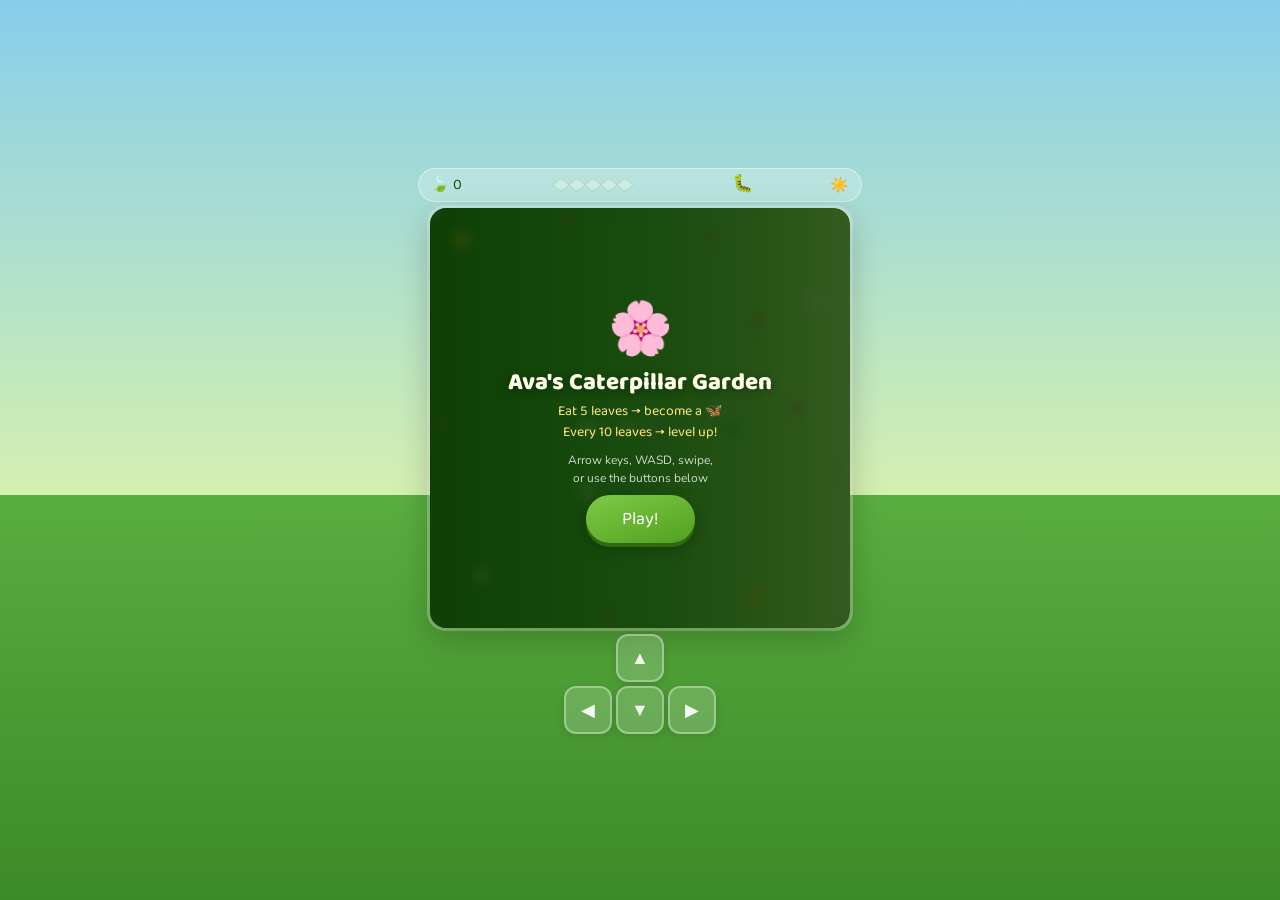
<file: avas-caterpillar-garden-website.html>
<!DOCTYPE html>
<html lang="en">
<head>
<meta charset="UTF-8">
<meta name="viewport" content="width=device-width, initial-scale=1.0, maximum-scale=1.0, user-scalable=no">
<title>🌸 Ava's Caterpillar Garden</title>
<link href="https://fonts.googleapis.com/css2?family=Baloo+2:wght@700;800&family=Nunito:wght@600;700&display=swap" rel="stylesheet">
<style>
  * { margin:0; padding:0; box-sizing:border-box; -webkit-tap-highlight-color:transparent; }

  html, body {
    width:100%; height:100%;
    background: linear-gradient(180deg, #87ceeb 0%, #d4f0b0 55%, #5aad3f 55%, #3d8a28 100%);
    transition: background 5s ease;
    display:flex; flex-direction:column;
    align-items:center; justify-content:center;
    font-family: 'Nunito', sans-serif;
    overflow: hidden; touch-action: none;
  }

  .cloud {
    position: absolute; z-index: 0;
    border-radius: 50px;
    pointer-events: none;
    transition: background 4s ease;
  }
  .cloud::before, .cloud::after { content:''; position:absolute; background:inherit; border-radius:50%; }
  .cloud-1 { width:90px; height:30px; top:4%;  left:-100px; background:rgba(255,255,255,0.75); animation:drift 26s linear infinite; }
  .cloud-1::before { width:44px; height:44px; top:-20px; left:14px; }
  .cloud-1::after  { width:32px; height:32px; top:-14px; left:42px; }
  .cloud-2 { width:65px; height:23px; top:12%; left:-80px;  background:rgba(255,255,255,0.6);  animation:drift 36s linear 10s infinite; }
  .cloud-2::before { width:30px; height:30px; top:-14px; left:10px; }
  .cloud-2::after  { width:24px; height:24px; top:-11px; left:30px; }
  .cloud-3 { width:110px; height:36px; top:2%; left:-120px; background:rgba(255,255,255,0.5); animation:drift 44s linear 6s infinite; }
  .cloud-3::before { width:54px; height:54px; top:-24px; left:18px; }
  .cloud-3::after  { width:38px; height:38px; top:-18px; left:56px; }
  @keyframes drift { from{transform:translateX(0)} to{transform:translateX(calc(100vw + 150px))} }

  #wrap {
    position: relative; z-index: 1;
    display:flex; flex-direction:column; align-items:center;
    width:100%; max-width:460px;
    padding:6px 8px 4px; gap:6px;
  }

  #hud {
    width:100%; display:flex; align-items:center;
    justify-content:space-between;
    background:rgba(255,255,255,0.22); backdrop-filter:blur(12px);
    border:1.5px solid rgba(255,255,255,0.45);
    border-radius:20px; padding:4px 12px;
  }
  #score-label { font-family:'Baloo 2',cursive; font-size:15px; color:#1e4d08; min-width:50px; }
  #pips { display:flex; gap:4px; align-items:center; flex-wrap:wrap; justify-content:center; max-width:150px; }
  .pip {
    width:12px; height:12px;
    background:rgba(255,255,255,0.3);
    border-radius:50% 0 50% 0; transform:rotate(45deg);
    border:1.5px solid rgba(100,200,100,0.35);
    transition:background .25s, box-shadow .25s;
  }
  .pip.mini { width:9px; height:9px; }
  .pip.on { background:#4dbe52; border-color:#2e8b35; box-shadow:0 0 5px rgba(77,190,82,0.75); }
  #mode-badge {
    font-family:'Baloo 2',cursive; font-size:12px;
    color:#1e4d08; text-align:right; min-width:48px;
    display:flex; flex-direction:column; align-items:flex-end; line-height:1.2;
  }
  #mode-icon  { font-size:17px; }
  #level-text { font-size:10px; color:#2e6b0e; font-weight:700; }
  #weather-icon { font-size:15px; margin-left:3px; }

  #frame {
    position:relative; border-radius:16px; overflow:hidden;
    box-shadow:0 2px 0 rgba(255,255,255,0.6) inset,
               0 10px 32px rgba(0,0,0,0.22), 0 0 0 3px rgba(255,255,255,0.3);
  }
  canvas { display:block; }

  .overlay {
    position:absolute; inset:0;
    display:flex; flex-direction:column;
    align-items:center; justify-content:center;
    background:rgba(12,50,5,0.78); backdrop-filter:blur(6px);
    gap:4px; padding:16px;
  }
  .overlay .ov-emoji { font-size:52px; margin-bottom:2px; }
  .overlay h1 {
    font-family:'Baloo 2',cursive; font-size:24px; font-weight:800;
    color:#fffde7; text-align:center;
    text-shadow:0 2px 8px rgba(0,0,0,0.4); line-height:1.1;
  }
  .overlay .sub { font-family:'Baloo 2',cursive; color:#ffe57f; font-size:14px; margin:1px 0 4px; text-align:center; }
  .overlay p { color:rgba(255,255,255,0.8); font-size:12px; text-align:center; line-height:1.5; }
  .btn {
    background:linear-gradient(160deg,#7cca44,#52a020);
    color:white; font-family:'Baloo 2',cursive; font-size:18px;
    border:none; padding:10px 36px; border-radius:50px; cursor:pointer;
    box-shadow:0 4px 0 #2e6b0e, 0 5px 14px rgba(0,0,0,0.25);
    transition:transform .08s, box-shadow .08s; margin-top:4px;
  }
  .btn:active { transform:translateY(3px); box-shadow:0 1px 0 #2e6b0e, 0 2px 6px rgba(0,0,0,.2); }

  #xform {
    position:absolute; inset:0; display:none;
    flex-direction:column; align-items:center; justify-content:center;
    gap:8px; pointer-events:none;
  }
  #xform.show { display:flex; animation:xbg 2.4s ease forwards; }
  @keyframes xbg {
    0%   { background:rgba(255,220,50,0); }
    20%  { background:rgba(255,220,50,0.55); }
    80%  { background:rgba(255,220,50,0.4); }
    100% { background:rgba(255,220,50,0); }
  }
  #xform-emoji {
    font-size:72px; display:block;
    animation:spinpop 1.8s ease-out forwards;
    filter:drop-shadow(0 0 22px rgba(255,210,0,0.95));
  }
  @keyframes spinpop {
    0%   { transform:scale(0.1) rotate(-200deg); opacity:0; }
    50%  { transform:scale(1.45) rotate(15deg); opacity:1; }
    70%  { transform:scale(0.88) rotate(-6deg); }
    85%  { transform:scale(1.12) rotate(3deg); }
    100% { transform:scale(1) rotate(0deg); }
  }
  #xform-label {
    font-family:'Baloo 2',cursive; font-size:24px; color:white;
    text-shadow:0 0 18px rgba(255,210,50,1), 0 2px 6px rgba(0,0,0,0.4);
    animation:lpulse .5s ease-in-out infinite alternate;
  }
  #xform-sub {
    font-family:'Baloo 2',cursive; font-size:15px;
    color:rgba(255,255,200,0.92);
    text-shadow:0 1px 6px rgba(0,0,0,0.4);
  }
  @keyframes lpulse { from{transform:scale(.96)} to{transform:scale(1.04)} }

  #dpad {
    display:grid; grid-template-columns:repeat(3,48px);
    grid-template-rows:repeat(2,48px); gap:4px;
  }
  .dpbtn {
    background:rgba(255,255,255,0.18); backdrop-filter:blur(8px);
    border:2px solid rgba(255,255,255,0.35); border-radius:12px;
    color:rgba(255,255,255,0.92); font-size:18px; cursor:pointer;
    display:flex; align-items:center; justify-content:center;
    user-select:none; transition:background .1s, transform .08s;
    box-shadow:0 2px 8px rgba(0,0,0,0.12);
  }
  .dpbtn:active { background:rgba(255,255,255,0.4); transform:scale(0.91); }
  #bu{grid-column:2;grid-row:1} #bl{grid-column:1;grid-row:2}
  #bd{grid-column:2;grid-row:2} #br{grid-column:3;grid-row:2}
</style>
</head>
<body>
<div class="cloud cloud-1"></div>
<div class="cloud cloud-2"></div>
<div class="cloud cloud-3"></div>

<div id="wrap">
  <div id="hud">
    <div id="score-label">🍃 <span id="score">0</span></div>
    <div id="pips"></div>
    <div id="mode-badge">
      <span id="mode-icon">🐛</span>
      <span id="level-text"></span>
    </div>
    <span id="weather-icon">☀️</span>
  </div>

  <div id="frame">
    <canvas id="c"></canvas>

    <div class="overlay" id="ov-start">
      <div class="ov-emoji">🌸</div>
      <h1>Ava's Caterpillar Garden</h1>
      <p class="sub">Eat 5 leaves → become a 🦋<br>Every 10 leaves → level up!</p>
      <p>Arrow keys, WASD, swipe,<br>or use the buttons below</p>
      <button class="btn" id="startBtn">Play!</button>
    </div>

    <div class="overlay" id="ov-dead" style="display:none">
      <div class="ov-emoji" id="dead-emoji">😵</div>
      <h1 id="dead-title">Game Over!</h1>
      <div class="sub">🍃 <span id="dead-score">0</span> leaves eaten</div>
      <p id="dead-msg"></p>
      <button class="btn" id="restartBtn">Try Again!</button>
    </div>

    <div id="xform">
      <span id="xform-emoji">🦋</span>
      <div id="xform-label">You're a Butterfly!</div>
      <div id="xform-sub">Level 1 — Monarch</div>
    </div>
  </div>

  <div id="dpad">
    <button class="dpbtn" id="bu">▲</button>
    <button class="dpbtn" id="bl">◀</button>
    <button class="dpbtn" id="bd">▼</button>
    <button class="dpbtn" id="br">▶</button>
  </div>
</div>

<script>
const canvas = document.getElementById('c');
const ctx    = canvas.getContext('2d');
const frame  = document.getElementById('frame');
const GRID   = 20;
let CELL     = 20;

function sizeCanvas() {
  const avW = window.innerWidth  - 20;
  const avH = window.innerHeight - 160;
  const sz  = Math.max(Math.min(avW, avH, 420), 240);
  CELL = Math.floor(sz / GRID);
  canvas.width  = CELL * GRID;
  canvas.height = CELL * GRID;
  frame.style.width  = canvas.width  + 'px';
  frame.style.height = canvas.height + 'px';
}
sizeCanvas();
window.addEventListener('resize', sizeCanvas);

// ── Butterfly palettes ──
const BFLY = [
  null,
  { name:'Monarch',    u1:[255,145,0],  u2:[210,70,0],   l1:[255,190,0],  l2:[185,95,0],   body:'#3e2723', glow:'rgba(255,165,0,0.8)'   },
  { name:'Morpho',     u1:[20,140,255], u2:[0,70,210],   l1:[100,210,255],l2:[0,90,190],   body:'#0d1b4b', glow:'rgba(30,160,255,0.8)'  },
  { name:'Swallowtail',u1:[200,50,230], u2:[140,0,185],  l1:[255,160,230],l2:[170,0,145],  body:'#2d0040', glow:'rgba(200,80,240,0.8)'  },
  { name:'Emerald',    u1:[0,195,100],  u2:[0,130,55],   l1:[120,255,160],l2:[0,110,55],   body:'#0d2b1a', glow:'rgba(0,210,110,0.8)'   },
  { name:'Crimson',    u1:[230,30,30],  u2:[170,0,0],    l1:[255,130,130],l2:[195,45,45],  body:'#2d0000', glow:'rgba(240,50,50,0.8)'   },
  { name:'Celestial',  u1:[180,120,255],u2:[100,0,220],  l1:[230,200,255],l2:[130,60,200], body:'#16003a', glow:'rgba(180,130,255,0.8)' },
];
function getPalette(lvl){ return BFLY[Math.min(lvl, BFLY.length-1)] || BFLY[1]; }

// ── Flowers ──
const FLOWER_DEFS = [
  {gx:1, gy:1,  type:'sunflower'}, {gx:6,  gy:0,  type:'rose'},
  {gx:13,gy:1,  type:'tulip'},     {gx:18, gy:4,  type:'daisy'},
  {gx:19,gy:12, type:'lavender'},  {gx:15, gy:18, type:'sunflower'},
  {gx:8, gy:19, type:'rose'},      {gx:2,  gy:17, type:'daisy'},
  {gx:0, gy:10, type:'tulip'},     {gx:4,  gy:6,  type:'lavender'},
  {gx:17,gy:9,  type:'rose'},      {gx:11, gy:14, type:'sunflower'},
  {gx:7, gy:13, type:'daisy'},     {gx:15, gy:5,  type:'tulip'},
];

// ── Weather ──
const WEATHERS = ['sunny','cloudy','rainy'];
const W_DUR    = { sunny:20000, cloudy:13000, rainy:15000 };
const W_ICONS  = { sunny:'☀️', cloudy:'🌥️', rainy:'🌧️' };
const W_BG = {
  sunny:  'linear-gradient(180deg,#87ceeb 0%,#d4f0b0 55%,#5aad3f 55%,#3d8a28 100%)',
  cloudy: 'linear-gradient(180deg,#9bb8d4 0%,#c0d8a0 55%,#4a9028 55%,#2f6b18 100%)',
  rainy:  'linear-gradient(180deg,#6b8ca4 0%,#8aaa78 55%,#387018 55%,#1e5008 100%)',
};
const W_CLOUD = {
  sunny:'rgba(255,255,255,0.72)', cloudy:'rgba(190,200,215,0.85)', rainy:'rgba(140,155,175,0.9)'
};
let weatherState = 'sunny', weatherChanged = Date.now(), raindrops = [];

function updateWeather() {
  if (Date.now() - weatherChanged >= W_DUR[weatherState]) {
    const i = WEATHERS.indexOf(weatherState);
    weatherState = WEATHERS[(i+1) % WEATHERS.length];
    weatherChanged = Date.now();
    document.body.style.background = W_BG[weatherState];
    document.getElementById('weather-icon').textContent = W_ICONS[weatherState];
    document.querySelectorAll('.cloud').forEach(c => c.style.background = W_CLOUD[weatherState]);
  }
  if (weatherState === 'rainy') {
    if (raindrops.length < 65 && Math.random() < 0.42)
      raindrops.push({ x:Math.random()*canvas.width+10, y:-12,
        spd:4.5+Math.random()*4, len:7+Math.random()*9, alpha:0.28+Math.random()*0.22 });
    raindrops.forEach(r => { r.y += r.spd; r.x -= 0.7; });
    raindrops = raindrops.filter(r => r.y < canvas.height+20);
  } else { raindrops = []; }
}

// ── State ──
let snake, dir, nextDir, food, score, levelLeaves, isButterfly, butterflyLevel, state, particles, tick;

function init() {
  snake = [{x:10,y:10},{x:9,y:10},{x:8,y:10},{x:7,y:10}];
  dir = {x:1,y:0}; nextDir = {x:1,y:0};
  score = 0; levelLeaves = 0; isButterfly = false; butterflyLevel = 0;
  state = 'playing'; particles = [];
  spawnFood(); rebuildPips(); updateHUD();
}

function spawnFood() {
  let p;
  do { p = {x:Math.floor(Math.random()*GRID), y:Math.floor(Math.random()*GRID)}; }
  while (snake.some(s => s.x===p.x && s.y===p.y));
  food = p;
}

function rebuildPips() {
  const c = document.getElementById('pips');
  c.innerHTML = '';
  const n = isButterfly ? 10 : 5;
  for (let i=0;i<n;i++) {
    const d = document.createElement('div');
    d.className='pip'+(isButterfly?' mini':''); d.id='pp'+i;
    c.appendChild(d);
  }
}

function updateHUD() {
  document.getElementById('score').textContent = score;
  document.getElementById('mode-icon').textContent = isButterfly ? '🦋' : '🐛';
  document.getElementById('level-text').textContent = isButterfly ? `Lvl ${butterflyLevel}` : '';
  const t = isButterfly ? 10 : 5;
  for (let i=0;i<t;i++) { const el=document.getElementById('pp'+i); if(el) el.classList.toggle('on', i<levelLeaves); }
}

// ── Tick ──
function step() {
  if (state!=='playing') return;
  dir = {...nextDir};
  const h = {x:snake[0].x+dir.x, y:snake[0].y+dir.y};
  if (h.x<0||h.x>=GRID||h.y<0||h.y>=GRID||snake.some(s=>s.x===h.x&&s.y===h.y)) { die(); return; }
  snake.unshift(h);
  if (h.x===food.x && h.y===food.y) {
    score++; levelLeaves++;
    burst(food.x*CELL+CELL/2, food.y*CELL+CELL/2);
    const target = isButterfly ? 10 : 5;
    if (levelLeaves >= target) {
      levelLeaves = 0;
      if (!isButterfly) doTransform(); else doLevelUp();
    } else { spawnFood(); updateHUD(); }
  } else { snake.pop(); }
}

function doTransform() {
  butterflyLevel=1; state='xforming'; clearInterval(tick);
  const p=getPalette(1);
  document.getElementById('xform-label').textContent="You're a Butterfly!";
  document.getElementById('xform-sub').textContent=`Level 1 — ${p.name} 🦋`;
  const xf=document.getElementById('xform'); xf.classList.add('show');
  setTimeout(()=>{ xf.classList.remove('show'); isButterfly=true; spawnFood(); rebuildPips(); updateHUD(); state='playing'; startTick(); },2500);
}

function doLevelUp() {
  butterflyLevel++; state='xforming'; clearInterval(tick);
  const p=getPalette(butterflyLevel);
  document.getElementById('xform-label').textContent=`Level ${butterflyLevel}!`;
  document.getElementById('xform-sub').textContent=`${p.name} Butterfly 🦋`;
  const xf=document.getElementById('xform'); xf.classList.add('show');
  setTimeout(()=>{ xf.classList.remove('show'); spawnFood(); updateHUD(); state='playing'; startTick(); },2200);
}

function die() {
  clearInterval(tick); state='dead';
  const rem=(isButterfly?10:5)-levelLeaves;
  document.getElementById('dead-emoji').textContent=isButterfly?'🦋':'😵';
  document.getElementById('dead-title').textContent=isButterfly?'What a flight!':'Oh no!';
  document.getElementById('dead-score').textContent=score;
  document.getElementById('dead-msg').textContent=isButterfly?`Level ${butterflyLevel} butterfly — so graceful!`
    :levelLeaves>0?`Only ${rem} more leaf${rem!==1?'ves':''} to fly!`:'Munch some leaves!';
  document.getElementById('ov-dead').style.display='flex';
}

function startTick() {
  const spd = Math.max((isButterfly?115:155)-(butterflyLevel-1)*7, 75);
  tick = setInterval(step, spd);
}

// ── Particles ──
function burst(x,y) {
  const cols=isButterfly?(()=>{const p=getPalette(butterflyLevel);return[`rgb(${p.u1})`,`rgb(${p.l1})`,`rgb(${p.u2})`,'#fff','#ffe57f'];})()
    :['#7cca44','#ffd700','#ff9f43','#55efc4','#fd79a8'];
  for(let i=0;i<14;i++){
    const a=(Math.PI*2/14)*i+Math.random()*0.3, spd=2.5+Math.random()*3.8;
    particles.push({x,y,vx:Math.cos(a)*spd,vy:Math.sin(a)*spd-1.2,life:1,
      color:cols[Math.floor(Math.random()*cols.length)],size:3+Math.random()*4.5,rot:Math.random()*Math.PI*2});
  }
}
function tickParticles() {
  particles=particles.filter(p=>p.life>0.02);
  particles.forEach(p=>{p.x+=p.vx;p.y+=p.vy;p.vy+=0.22;p.life-=0.043;p.rot+=0.16;});
}

// ── Background ──
function drawBg() {
  updateWeather();
  const g=ctx.createLinearGradient(0,0,canvas.width,0);
  g.addColorStop(0,'#1c6b10'); g.addColorStop(0.25,'#2e8c20');
  g.addColorStop(0.55,'#52aa38'); g.addColorStop(0.80,'#8ccc55'); g.addColorStop(1,'#c8f085');
  ctx.fillStyle=g; ctx.fillRect(0,0,canvas.width,canvas.height);
  if(weatherState==='cloudy'){ctx.fillStyle='rgba(120,135,150,0.14)';ctx.fillRect(0,0,canvas.width,canvas.height);}
  else if(weatherState==='rainy'){ctx.fillStyle='rgba(60,80,100,0.22)';ctx.fillRect(0,0,canvas.width,canvas.height);}
  ctx.fillStyle='rgba(100,160,60,0.13)';
  for(let x=0;x<GRID;x++) for(let y=0;y<GRID;y++){ctx.beginPath();ctx.arc(x*CELL+CELL/2,y*CELL+CELL/2,1,0,Math.PI*2);ctx.fill();}
  FLOWER_DEFS.forEach(f=>drawFlower(f.type,f.gx*CELL+CELL/2,f.gy*CELL+CELL/2,CELL*0.28));
  if(weatherState==='rainy'){
    raindrops.forEach(r=>{
      ctx.save();ctx.globalAlpha=r.alpha;ctx.strokeStyle='#a8d8f0';ctx.lineWidth=1;
      ctx.beginPath();ctx.moveTo(r.x,r.y);ctx.lineTo(r.x-2,r.y-r.len);ctx.stroke();ctx.restore();
    });
  }
}

// ── Flowers ──
function drawFlower(type,cx,cy,r) {
  ctx.save(); ctx.translate(cx,cy);
  ctx.strokeStyle='#3a7820'; ctx.lineWidth=1.1;
  ctx.beginPath(); ctx.moveTo(0,r*0.45); ctx.quadraticCurveTo(r*0.15,r*1.1,0,r*1.6); ctx.stroke();
  switch(type){
    case 'sunflower':
      for(let i=0;i<12;i++){ctx.save();ctx.rotate((Math.PI*2/12)*i);ctx.fillStyle='#f9ca24';ctx.beginPath();ctx.ellipse(0,-r*0.92,r*0.22,r*0.46,0,0,Math.PI*2);ctx.fill();ctx.restore();}
      ctx.fillStyle='#6d3a10';ctx.beginPath();ctx.arc(0,0,r*0.42,0,Math.PI*2);ctx.fill();
      ctx.fillStyle='#4a2208';ctx.beginPath();ctx.arc(0,0,r*0.27,0,Math.PI*2);ctx.fill();
      ctx.fillStyle='rgba(255,200,80,0.28)';ctx.beginPath();ctx.arc(-r*0.1,-r*0.1,r*0.1,0,Math.PI*2);ctx.fill();
      break;
    case 'rose':
      ctx.fillStyle='#c0392b';
      [0,1.26,2.51,3.77,5.03].forEach(a=>{ctx.beginPath();ctx.ellipse(Math.cos(a)*r*0.33,Math.sin(a)*r*0.33,r*0.36,r*0.54,a,0,Math.PI*2);ctx.fill();});
      ctx.fillStyle='#e74c3c';
      [0,1.57,3.14,4.71].forEach(a=>{ctx.beginPath();ctx.ellipse(Math.cos(a)*r*0.17,Math.sin(a)*r*0.17,r*0.24,r*0.34,a,0,Math.PI*2);ctx.fill();});
      ctx.fillStyle='#ff6b6b';ctx.beginPath();ctx.arc(0,-r*0.05,r*0.19,0,Math.PI*2);ctx.fill();
      break;
    case 'tulip':
      ctx.fillStyle='#c0392b';
      ctx.beginPath();ctx.ellipse(-r*0.52,-r*0.5,r*0.28,r*0.5,-0.4,0,Math.PI*2);ctx.fill();
      ctx.beginPath();ctx.ellipse( r*0.52,-r*0.5,r*0.28,r*0.5, 0.4,0,Math.PI*2);ctx.fill();
      ctx.fillStyle='#e74c3c';ctx.beginPath();ctx.ellipse(0,-r*0.68,r*0.3,r*0.56,0,0,Math.PI*2);ctx.fill();
      ctx.fillStyle='rgba(255,160,160,0.3)';ctx.beginPath();ctx.ellipse(-r*0.08,-r*0.86,r*0.09,r*0.2,-0.15,0,Math.PI*2);ctx.fill();
      break;
    case 'daisy':
      for(let i=0;i<10;i++){ctx.save();ctx.rotate((Math.PI*2/10)*i);ctx.fillStyle='rgba(255,255,255,0.92)';ctx.beginPath();ctx.ellipse(0,-r*0.77,r*0.16,r*0.36,0,0,Math.PI*2);ctx.fill();ctx.restore();}
      ctx.fillStyle='#f9ca24';ctx.beginPath();ctx.arc(0,0,r*0.3,0,Math.PI*2);ctx.fill();
      ctx.fillStyle='#f0932b';ctx.beginPath();ctx.arc(0,0,r*0.18,0,Math.PI*2);ctx.fill();
      break;
    case 'lavender':
      const lc=['#8e44ad','#9b59b6','#a569bd','#7d3c98'];
      for(let i=0;i<7;i++){const yo=-r*0.2-i*r*0.23,xo=(i%2===0?1:-1)*r*0.18;ctx.fillStyle=lc[i%4];ctx.beginPath();ctx.ellipse(xo,yo,r*0.12,r*0.19,xo<0?0.3:-0.3,0,Math.PI*2);ctx.fill();}
      ctx.fillStyle='#6c3483';ctx.beginPath();ctx.ellipse(0,-r*1.95,r*0.09,r*0.17,0,0,Math.PI*2);ctx.fill();
      break;
  }
  ctx.restore();
}

// ── Leaf ──
function drawLeaf(gx,gy) {
  const t=Date.now(), x=gx*CELL+CELL/2, y=gy*CELL+CELL/2, r=CELL*0.34, bob=Math.sin(t/580)*1.4;
  ctx.save(); ctx.translate(x,y+bob); ctx.rotate(Math.sin(t/880)*0.16);
  ctx.fillStyle='rgba(0,70,0,0.1)';ctx.beginPath();ctx.ellipse(2.5,r*0.62,r*0.66,r*0.16,0,0,Math.PI*2);ctx.fill();
  ctx.fillStyle='#2ea040';ctx.beginPath();ctx.moveTo(0,-r);ctx.bezierCurveTo(r*1.1,-r*0.6,r*1.1,r*0.6,0,r);ctx.bezierCurveTo(-r*1.1,r*0.6,-r*1.1,-r*0.6,0,-r);ctx.fill();
  ctx.fillStyle='rgba(120,230,120,0.3)';ctx.beginPath();ctx.moveTo(0,-r);ctx.bezierCurveTo(r*1.1,-r*0.6,r*1.1,r*0.6,0,r);ctx.closePath();ctx.fill();
  ctx.strokeStyle='rgba(30,130,50,0.65)';ctx.lineWidth=1.2;ctx.beginPath();ctx.moveTo(0,-r*0.84);ctx.lineTo(0,r*0.84);ctx.stroke();
  ctx.lineWidth=0.65;ctx.strokeStyle='rgba(60,170,70,0.48)';
  [-0.5,-0.18,0.12,0.42].forEach(yf=>{ctx.beginPath();ctx.moveTo(0,yf*r);ctx.lineTo(r*0.52,yf*r-r*0.16);ctx.stroke();ctx.beginPath();ctx.moveTo(0,yf*r);ctx.lineTo(-r*0.52,yf*r-r*0.16);ctx.stroke();});
  ctx.restore();
}

// ── Particles draw ──
function drawParticles() {
  particles.forEach(p=>{
    ctx.save();ctx.globalAlpha=p.life;ctx.translate(p.x,p.y);ctx.rotate(p.rot);ctx.fillStyle=p.color;
    ctx.beginPath();for(let i=0;i<4;i++){const a=(Math.PI/2)*i;ctx.lineTo(Math.cos(a)*p.size,Math.sin(a)*p.size);ctx.lineTo(Math.cos(a+Math.PI/4)*p.size*0.38,Math.sin(a+Math.PI/4)*p.size*0.38);}
    ctx.closePath();ctx.fill();ctx.restore();
  });
}

// ── Caterpillar ──
function drawCaterpillar() {
  const sc=['#85cc3e','#9ddc50','#6db52e','#aae060'];
  for(let i=snake.length-1;i>=1;i--){
    const s=snake[i], sx=s.x*CELL+CELL/2, sy=s.y*CELL+CELL/2;
    const r=Math.max(CELL*(0.34-i*0.003),CELL*0.15), col=sc[i%sc.length];
    ctx.fillStyle=col;ctx.beginPath();ctx.arc(sx,sy,r,0,Math.PI*2);ctx.fill();
    ctx.fillStyle='rgba(255,255,255,0.27)';ctx.beginPath();ctx.arc(sx-r*0.22,sy-r*0.25,r*0.31,0,Math.PI*2);ctx.fill();
    if(i%2===0&&i<snake.length-1){
      ctx.strokeStyle='#4a8a1a';ctx.lineWidth=1.4;const leg=CELL*0.2;
      ctx.beginPath();ctx.moveTo(sx-r*0.55,sy+r*0.1);ctx.quadraticCurveTo(sx-r*0.6-leg*0.4,sy+leg,sx-r*0.4-leg,sy+leg*0.8);ctx.stroke();
      ctx.beginPath();ctx.moveTo(sx+r*0.55,sy+r*0.1);ctx.quadraticCurveTo(sx+r*0.6+leg*0.4,sy+leg,sx+r*0.4+leg,sy+leg*0.8);ctx.stroke();
    }
  }
  const h=snake[0], hx=h.x*CELL+CELL/2, hy=h.y*CELL+CELL/2, hr=CELL*0.40;
  ctx.fillStyle='#4a8a1a';ctx.beginPath();ctx.arc(hx,hy,hr,0,Math.PI*2);ctx.fill();
  ctx.fillStyle='#5da820';ctx.beginPath();ctx.arc(hx,hy,hr*0.82,0,Math.PI*2);ctx.fill();
  ctx.fillStyle='rgba(255,255,255,0.22)';ctx.beginPath();ctx.arc(hx-hr*0.2,hy-hr*0.25,hr*0.32,0,Math.PI*2);ctx.fill();
  const ba=Math.atan2(dir.y,dir.x);
  ctx.strokeStyle='#2e5c0a';ctx.lineWidth=1.6;
  [-0.5,0.5].forEach(off=>{const a=ba+off,tip={x:hx+Math.cos(a)*hr*1.05,y:hy+Math.sin(a)*hr*1.05};ctx.beginPath();ctx.moveTo(hx+Math.cos(a)*hr*0.5,hy+Math.sin(a)*hr*0.5);ctx.lineTo(tip.x,tip.y);ctx.stroke();ctx.fillStyle='#2e5c0a';ctx.beginPath();ctx.arc(tip.x,tip.y,2.8,0,Math.PI*2);ctx.fill();});
  [-0.38,0.38].forEach(off=>{const a=ba+off,ex=hx+Math.cos(a)*hr*0.52,ey=hy+Math.sin(a)*hr*0.52;ctx.fillStyle='white';ctx.beginPath();ctx.arc(ex,ey,4.5,0,Math.PI*2);ctx.fill();ctx.fillStyle='#1a1a2e';ctx.beginPath();ctx.arc(ex+Math.cos(ba),ey+Math.sin(ba),2.8,0,Math.PI*2);ctx.fill();ctx.fillStyle='white';ctx.beginPath();ctx.arc(ex+Math.cos(ba)*1.5-0.8,ey+Math.sin(ba)*1.5-0.8,1,0,Math.PI*2);ctx.fill();});
  ctx.strokeStyle='rgba(20,80,0,0.7)';ctx.lineWidth=1.2;const sa=ba+Math.PI/2;ctx.beginPath();ctx.arc(hx+Math.cos(ba)*hr*0.18,hy+Math.sin(ba)*hr*0.18,hr*0.28,sa-0.6,sa+0.6);ctx.stroke();
}

// ── Butterfly ──
function drawButterfly() {
  const t=Date.now(), flap=Math.sin(t/155)*0.5, lvl=Math.max(butterflyLevel,1), pal=getPalette(lvl);
  const ws=CELL*(0.68+Math.min(lvl,6)*0.10), glowR=ws*1.6+(lvl-1)*CELL*0.15;
  for(let i=snake.length-1;i>=1;i--){const s=snake[i],sx=s.x*CELL+CELL/2,sy=s.y*CELL+CELL/2,r=Math.max(CELL*0.1*(1-i/snake.length*0.7),2.5);ctx.globalAlpha=Math.max(0.7-i/snake.length*0.5,0.05);ctx.fillStyle=pal.body;ctx.beginPath();ctx.arc(sx,sy,r,0,Math.PI*2);ctx.fill();}
  ctx.globalAlpha=1;
  const h=snake[0],hx=h.x*CELL+CELL/2,hy=h.y*CELL+CELL/2;
  const grd=ctx.createRadialGradient(hx,hy,0,hx,hy,glowR);grd.addColorStop(0,pal.glow.replace('0.8','0.2'));grd.addColorStop(1,'rgba(0,0,0,0)');ctx.fillStyle=grd;ctx.beginPath();ctx.arc(hx,hy,glowR,0,Math.PI*2);ctx.fill();
  ctx.save();ctx.translate(hx,hy);ctx.rotate(Math.atan2(dir.y,dir.x)-Math.PI/2);
  for(const side of[-1,1]){
    ctx.save();ctx.scale(side,1);
    ctx.save();ctx.rotate(-flap);ctx.beginPath();
    const ug=ctx.createRadialGradient(ws*0.4,-ws*0.28,0,ws*0.4,-ws*0.28,ws*1.1);
    ug.addColorStop(0,`rgba(${pal.u1},0.94)`);ug.addColorStop(0.55,`rgba(${pal.u2},0.88)`);ug.addColorStop(1,`rgba(${pal.u2.map(v=>Math.max(0,v-40))},0.75)`);
    ctx.fillStyle=ug;ctx.moveTo(0,0);ctx.bezierCurveTo(-ws*0.28,-ws*1.32,ws*1.32,-ws*1.0,ws*1.12,ws*0.05);ctx.bezierCurveTo(ws*0.9,ws*0.42,ws*0.2,ws*0.2,0,0);ctx.fill();
    ctx.strokeStyle='rgba(0,0,0,0.18)';ctx.lineWidth=0.7;ctx.stroke();
    ctx.strokeStyle='rgba(255,255,255,0.2)';ctx.lineWidth=0.6;
    [[ws*0.42,-ws*0.52,ws*0.9,-ws*0.48],[ws*0.32,-ws*0.3,ws*0.82,ws*0.02]].forEach(([x1,y1,x2,y2])=>{ctx.beginPath();ctx.moveTo(0,0);ctx.bezierCurveTo(x1,y1,x2,y2,x2,y2);ctx.stroke();});
    [[ws*0.62,-ws*0.6,4.5,'rgba(255,255,255,0.55)'],[ws*0.35,-ws*0.9,3,'rgba(0,0,0,0.4)'],[ws*0.78,-ws*0.24,2.8,'rgba(0,0,0,0.3)']].forEach(([dx,dy,sr,sc])=>{ctx.fillStyle=sc;ctx.beginPath();ctx.arc(dx,dy,sr*(0.8+lvl*0.08),0,Math.PI*2);ctx.fill();});
    if(lvl>=3){ctx.fillStyle='rgba(255,255,255,0.4)';ctx.beginPath();ctx.arc(ws*0.5,-ws*0.4,2.5,0,Math.PI*2);ctx.fill();}
    ctx.restore();
    ctx.save();ctx.rotate(flap*0.5);ctx.beginPath();
    const lg=ctx.createRadialGradient(ws*0.3,ws*0.5,0,ws*0.3,ws*0.5,ws*0.9);
    lg.addColorStop(0,`rgba(${pal.l1},0.9)`);lg.addColorStop(0.6,`rgba(${pal.l2},0.82)`);lg.addColorStop(1,`rgba(${pal.l2.map(v=>Math.max(0,v-30))},0.65)`);
    ctx.fillStyle=lg;ctx.moveTo(0,0);ctx.bezierCurveTo(ws*0.22,ws*0.38,ws*1.0,ws*0.92,ws*0.72,ws*0.97);ctx.bezierCurveTo(ws*0.42,ws*1.02,ws*0.1,ws*0.72,0,0);ctx.fill();
    ctx.strokeStyle='rgba(0,0,0,0.18)';ctx.lineWidth=0.7;ctx.stroke();
    ctx.fillStyle='rgba(255,255,255,0.42)';ctx.beginPath();ctx.arc(ws*0.45,ws*0.65,3.2*(0.8+lvl*0.08),0,Math.PI*2);ctx.fill();
    if(lvl>=2){ctx.fillStyle='rgba(255,255,255,0.3)';ctx.beginPath();ctx.arc(ws*0.22,ws*0.82,2.2,0,Math.PI*2);ctx.fill();}
    ctx.restore();ctx.restore();
  }
  ctx.fillStyle=pal.body;ctx.beginPath();ctx.ellipse(0,0,CELL*0.13,CELL*(0.36+lvl*0.02),0,0,Math.PI*2);ctx.fill();
  ctx.fillStyle='rgba(255,255,255,0.18)';ctx.beginPath();ctx.ellipse(-CELL*0.04,-CELL*0.1,CELL*0.04,CELL*0.12,0,0,Math.PI*2);ctx.fill();
  ctx.fillStyle=pal.body;ctx.beginPath();ctx.arc(0,-CELL*0.32,CELL*0.16,0,Math.PI*2);ctx.fill();
  [[-2.5,-CELL*0.35],[2.5,-CELL*0.35]].forEach(([ex,ey])=>{ctx.fillStyle='white';ctx.beginPath();ctx.arc(ex,ey,3,0,Math.PI*2);ctx.fill();ctx.fillStyle='#1a1a2e';ctx.beginPath();ctx.arc(ex,ey,1.8,0,Math.PI*2);ctx.fill();});
  ctx.strokeStyle=pal.body;ctx.lineWidth=1.2;
  [[-2.5,-0.6],[2.5,0.6]].forEach(([ax,ar])=>{const tx=ax+Math.cos(ar)*CELL*0.42,ty=-CELL*0.52+Math.sin(ar)*CELL*0.3;ctx.beginPath();ctx.moveTo(ax,-CELL*0.4);ctx.quadraticCurveTo(ax+Math.cos(ar)*CELL*0.22,-CELL*0.52,tx,ty);ctx.stroke();ctx.fillStyle=pal.body;ctx.beginPath();ctx.arc(tx,ty,2.2,0,Math.PI*2);ctx.fill();});
  ctx.restore();
}

// ── Render ──
function render() {
  drawBg(); drawLeaf(food.x,food.y); tickParticles(); drawParticles();
  if(isButterfly) drawButterfly(); else drawCaterpillar();
  requestAnimationFrame(render);
}

// ── Controls ──
function move(dx,dy){ if(state!=='playing') return; if(dx===-dir.x&&dy===-dir.y) return; nextDir={x:dx,y:dy}; }
document.addEventListener('keydown',e=>{
  if(['ArrowUp','w','W'].includes(e.key)){move(0,-1);e.preventDefault();}
  else if(['ArrowDown','s','S'].includes(e.key)){move(0,1);e.preventDefault();}
  else if(['ArrowLeft','a','A'].includes(e.key)){move(-1,0);e.preventDefault();}
  else if(['ArrowRight','d','D'].includes(e.key)){move(1,0);e.preventDefault();}
});
[['bu',0,-1],['bd',0,1],['bl',-1,0],['br',1,0]].forEach(([id,dx,dy])=>{
  const b=document.getElementById(id);
  b.addEventListener('touchstart',e=>{move(dx,dy);e.preventDefault();},{passive:false});
  b.addEventListener('mousedown',()=>move(dx,dy));
});
let ts=null;
canvas.addEventListener('touchstart',e=>{ts={x:e.touches[0].clientX,y:e.touches[0].clientY};e.preventDefault();},{passive:false});
canvas.addEventListener('touchend',e=>{if(!ts)return;const dx=e.changedTouches[0].clientX-ts.x,dy=e.changedTouches[0].clientY-ts.y;if(Math.abs(dx)>Math.abs(dy))move(dx>0?1:-1,0);else move(0,dy>0?1:-1);ts=null;e.preventDefault();},{passive:false});

document.getElementById('startBtn').addEventListener('click',()=>{document.getElementById('ov-start').style.display='none';init();startTick();});
document.getElementById('restartBtn').addEventListener('click',()=>{document.getElementById('ov-dead').style.display='none';clearInterval(tick);init();startTick();});

// Bootstrap
sizeCanvas();
snake=[{x:10,y:10},{x:9,y:10},{x:8,y:10},{x:7,y:10}];dir={x:1,y:0};food={x:14,y:10};
isButterfly=false;butterflyLevel=0;particles=[];levelLeaves=0;state='idle';
rebuildPips();
document.body.style.background=W_BG['sunny'];
document.querySelectorAll('.cloud').forEach(c=>c.style.background=W_CLOUD['sunny']);
render();
</script>
</body>
</html>
</file>
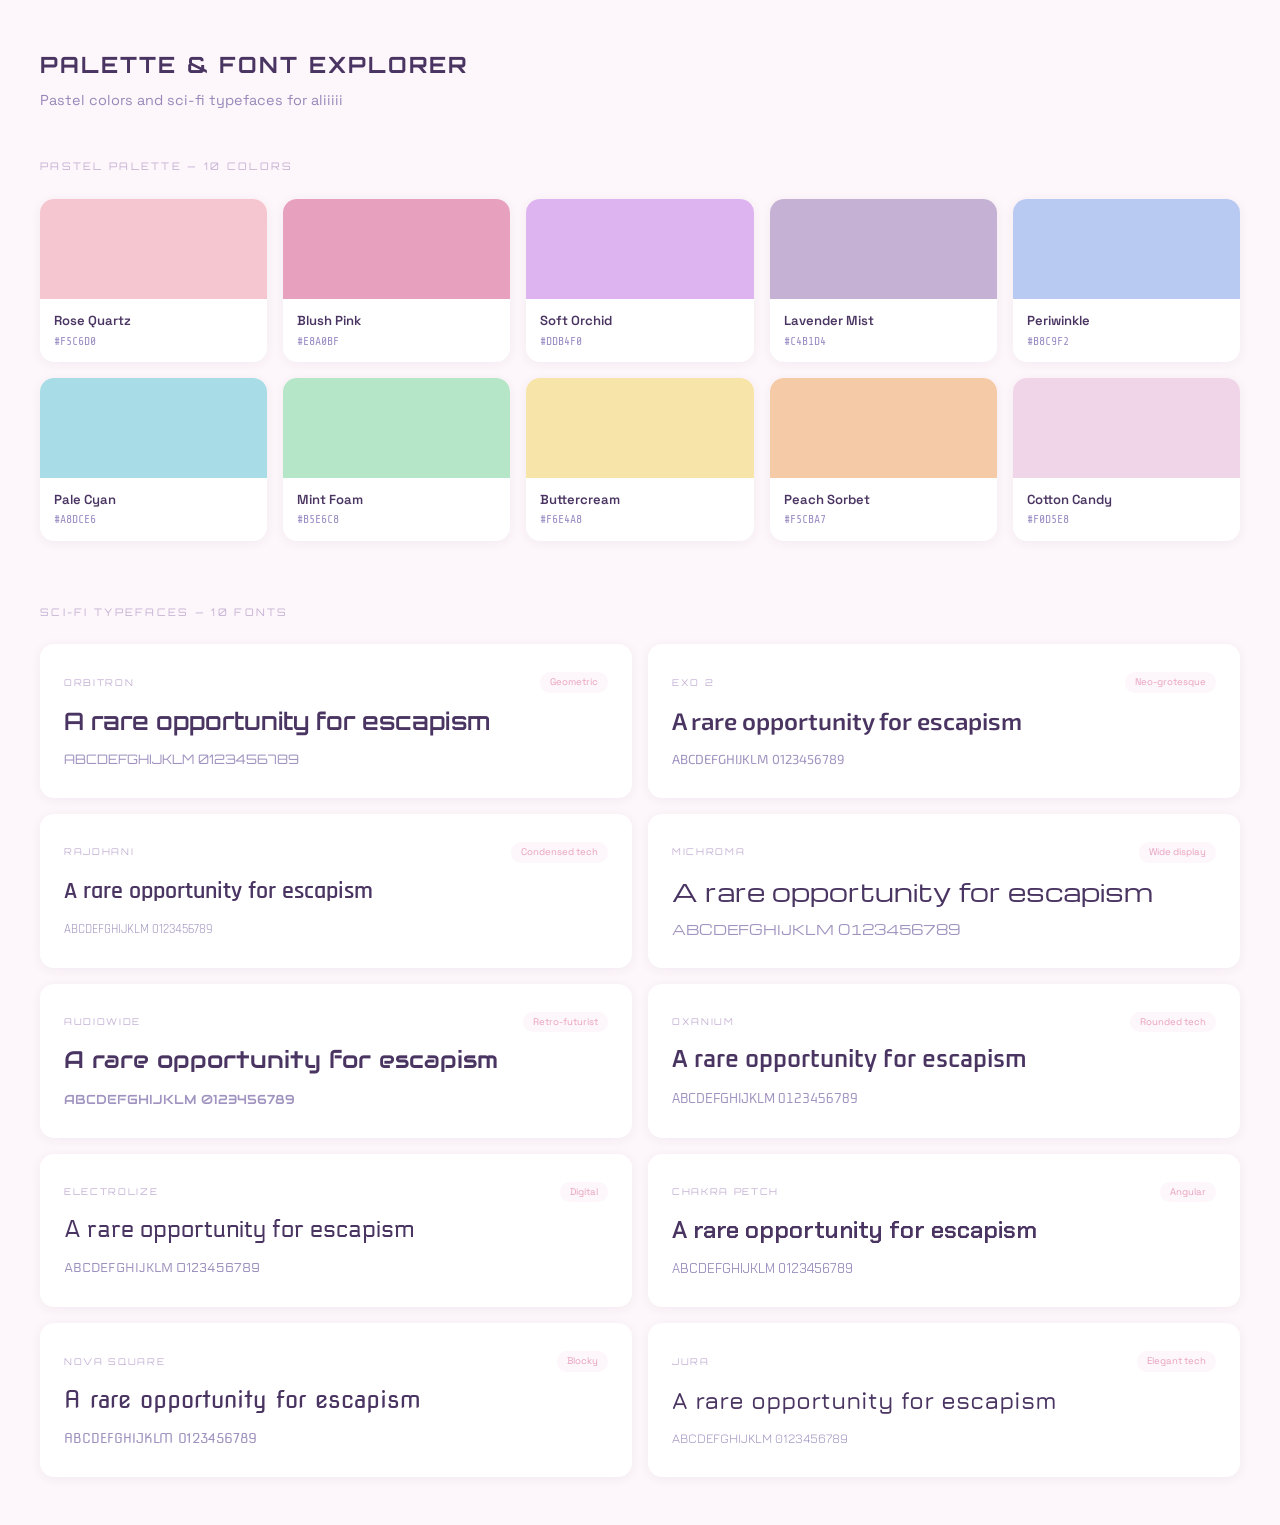
<file: Color and Font Explorer.html>
<!DOCTYPE html>
<html lang="en">
<head>
  <meta charset="UTF-8">
  <meta name="viewport" content="width=device-width, initial-scale=1.0">
  <title>Palette & Font Explorer — aliiiii</title>

  <link rel="preconnect" href="https://fonts.googleapis.com">
  <link rel="preconnect" href="https://fonts.gstatic.com" crossorigin>
  <link href="https://fonts.googleapis.com/css2?family=Orbitron:wght@400;600&family=Space+Grotesk:wght@400;500&family=Exo+2:wght@400;600&family=Rajdhani:wght@400;600&family=Michroma&family=Audiowide&family=Oxanium:wght@400;600&family=Electrolize&family=Chakra+Petch:wght@400;600&family=Nova+Square&family=Share+Tech+Mono&family=Jura:wght@400;600&display=swap" rel="stylesheet">

  <style>
    *, *::before, *::after { margin: 0; padding: 0; box-sizing: border-box; }

    body {
      font-family: 'Space Grotesk', sans-serif;
      background: #fdf6fa;
      color: #4a3562;
      padding: 48px 40px;
      line-height: 1.5;
    }

    h1 {
      font-family: 'Orbitron', sans-serif;
      font-size: 1.4rem;
      letter-spacing: 0.1em;
      text-transform: uppercase;
      margin-bottom: 8px;
    }

    .subtitle {
      font-size: 0.9rem;
      color: #6e5a9e;
      opacity: 0.7;
      margin-bottom: 48px;
    }

    .section-label {
      font-family: 'Orbitron', sans-serif;
      font-size: 0.65rem;
      letter-spacing: 0.22em;
      text-transform: uppercase;
      color: #c4b1d4;
      margin-bottom: 24px;
    }

    /* ---------- COLOR GRID ---------- */
    .color-grid {
      display: grid;
      grid-template-columns: repeat(5, 1fr);
      gap: 16px;
      margin-bottom: 64px;
    }

    .color-card {
      border-radius: 14px;
      overflow: hidden;
      background: white;
      box-shadow: 0 2px 12px rgba(74, 53, 98, 0.06);
      transition: transform 0.3s ease, box-shadow 0.3s ease;
    }

    .color-card:hover {
      transform: translateY(-4px);
      box-shadow: 0 8px 24px rgba(74, 53, 98, 0.1);
    }

    .color-card__swatch {
      height: 100px;
    }

    .color-card__info {
      padding: 12px 14px;
    }

    .color-card__name {
      font-weight: 600;
      font-size: 0.82rem;
      margin-bottom: 2px;
    }

    .color-card__hex {
      font-family: 'Share Tech Mono', monospace;
      font-size: 0.72rem;
      color: #9b8ec4;
    }

    /* ---------- FONT GRID ---------- */
    .font-grid {
      display: grid;
      grid-template-columns: repeat(2, 1fr);
      gap: 16px;
    }

    .font-card {
      background: white;
      border-radius: 14px;
      padding: 28px 24px;
      box-shadow: 0 2px 12px rgba(74, 53, 98, 0.06);
      display: flex;
      flex-direction: column;
      gap: 12px;
      transition: transform 0.3s ease, box-shadow 0.3s ease;
    }

    .font-card:hover {
      transform: translateY(-4px);
      box-shadow: 0 8px 24px rgba(74, 53, 98, 0.1);
    }

    .font-card__meta {
      display: flex;
      justify-content: space-between;
      align-items: center;
    }

    .font-card__name {
      font-family: 'Orbitron', sans-serif;
      font-size: 0.58rem;
      letter-spacing: 0.18em;
      text-transform: uppercase;
      color: #c4b1d4;
    }

    .font-card__category {
      font-size: 0.6rem;
      color: #e8a0bf;
      background: #fdf6fa;
      padding: 3px 10px;
      border-radius: 20px;
    }

    .font-card__preview {
      font-size: 1.5rem;
      line-height: 1.35;
      color: #4a3562;
    }

    .font-card__sample {
      font-size: 0.82rem;
      line-height: 1.6;
      color: #6e5a9e;
      opacity: 0.65;
    }

    @media (max-width: 800px) {
      .color-grid { grid-template-columns: repeat(2, 1fr); }
      .font-grid  { grid-template-columns: 1fr; }
    }
  </style>
</head>
<body>

  <h1>Palette & Font Explorer</h1>
  <p class="subtitle">Pastel colors and sci-fi typefaces for aliiiii</p>

  <!-- ====== COLORS ====== -->
  <p class="section-label">Pastel Palette — 10 colors</p>

  <div class="color-grid">
    <div class="color-card">
      <div class="color-card__swatch" style="background: #f5c6d0"></div>
      <div class="color-card__info">
        <p class="color-card__name">Rose Quartz</p>
        <p class="color-card__hex">#F5C6D0</p>
      </div>
    </div>

    <div class="color-card">
      <div class="color-card__swatch" style="background: #e8a0bf"></div>
      <div class="color-card__info">
        <p class="color-card__name">Blush Pink</p>
        <p class="color-card__hex">#E8A0BF</p>
      </div>
    </div>

    <div class="color-card">
      <div class="color-card__swatch" style="background: #ddb4f0"></div>
      <div class="color-card__info">
        <p class="color-card__name">Soft Orchid</p>
        <p class="color-card__hex">#DDB4F0</p>
      </div>
    </div>

    <div class="color-card">
      <div class="color-card__swatch" style="background: #c4b1d4"></div>
      <div class="color-card__info">
        <p class="color-card__name">Lavender Mist</p>
        <p class="color-card__hex">#C4B1D4</p>
      </div>
    </div>

    <div class="color-card">
      <div class="color-card__swatch" style="background: #b8c9f2"></div>
      <div class="color-card__info">
        <p class="color-card__name">Periwinkle</p>
        <p class="color-card__hex">#B8C9F2</p>
      </div>
    </div>

    <div class="color-card">
      <div class="color-card__swatch" style="background: #a8dce6"></div>
      <div class="color-card__info">
        <p class="color-card__name">Pale Cyan</p>
        <p class="color-card__hex">#A8DCE6</p>
      </div>
    </div>

    <div class="color-card">
      <div class="color-card__swatch" style="background: #b5e6c8"></div>
      <div class="color-card__info">
        <p class="color-card__name">Mint Foam</p>
        <p class="color-card__hex">#B5E6C8</p>
      </div>
    </div>

    <div class="color-card">
      <div class="color-card__swatch" style="background: #f6e4a8"></div>
      <div class="color-card__info">
        <p class="color-card__name">Buttercream</p>
        <p class="color-card__hex">#F6E4A8</p>
      </div>
    </div>

    <div class="color-card">
      <div class="color-card__swatch" style="background: #f5cba7"></div>
      <div class="color-card__info">
        <p class="color-card__name">Peach Sorbet</p>
        <p class="color-card__hex">#F5CBA7</p>
      </div>
    </div>

    <div class="color-card">
      <div class="color-card__swatch" style="background: #f0d5e8"></div>
      <div class="color-card__info">
        <p class="color-card__name">Cotton Candy</p>
        <p class="color-card__hex">#F0D5E8</p>
      </div>
    </div>
  </div>

  <!-- ====== FONTS ====== -->
  <p class="section-label">Sci-Fi Typefaces — 10 fonts</p>

  <div class="font-grid">
    <div class="font-card">
      <div class="font-card__meta">
        <span class="font-card__name">Orbitron</span>
        <span class="font-card__category">Geometric</span>
      </div>
      <p class="font-card__preview" style="font-family: 'Orbitron', sans-serif; font-weight: 600">A rare opportunity for escapism</p>
      <p class="font-card__sample" style="font-family: 'Orbitron', sans-serif">ABCDEFGHIJKLM 0123456789</p>
    </div>

    <div class="font-card">
      <div class="font-card__meta">
        <span class="font-card__name">Exo 2</span>
        <span class="font-card__category">Neo-grotesque</span>
      </div>
      <p class="font-card__preview" style="font-family: 'Exo 2', sans-serif; font-weight: 600">A rare opportunity for escapism</p>
      <p class="font-card__sample" style="font-family: 'Exo 2', sans-serif">ABCDEFGHIJKLM 0123456789</p>
    </div>

    <div class="font-card">
      <div class="font-card__meta">
        <span class="font-card__name">Rajdhani</span>
        <span class="font-card__category">Condensed tech</span>
      </div>
      <p class="font-card__preview" style="font-family: 'Rajdhani', sans-serif; font-weight: 600">A rare opportunity for escapism</p>
      <p class="font-card__sample" style="font-family: 'Rajdhani', sans-serif">ABCDEFGHIJKLM 0123456789</p>
    </div>

    <div class="font-card">
      <div class="font-card__meta">
        <span class="font-card__name">Michroma</span>
        <span class="font-card__category">Wide display</span>
      </div>
      <p class="font-card__preview" style="font-family: 'Michroma', sans-serif">A rare opportunity for escapism</p>
      <p class="font-card__sample" style="font-family: 'Michroma', sans-serif">ABCDEFGHIJKLM 0123456789</p>
    </div>

    <div class="font-card">
      <div class="font-card__meta">
        <span class="font-card__name">Audiowide</span>
        <span class="font-card__category">Retro-futurist</span>
      </div>
      <p class="font-card__preview" style="font-family: 'Audiowide', sans-serif">A rare opportunity for escapism</p>
      <p class="font-card__sample" style="font-family: 'Audiowide', sans-serif">ABCDEFGHIJKLM 0123456789</p>
    </div>

    <div class="font-card">
      <div class="font-card__meta">
        <span class="font-card__name">Oxanium</span>
        <span class="font-card__category">Rounded tech</span>
      </div>
      <p class="font-card__preview" style="font-family: 'Oxanium', sans-serif; font-weight: 600">A rare opportunity for escapism</p>
      <p class="font-card__sample" style="font-family: 'Oxanium', sans-serif">ABCDEFGHIJKLM 0123456789</p>
    </div>

    <div class="font-card">
      <div class="font-card__meta">
        <span class="font-card__name">Electrolize</span>
        <span class="font-card__category">Digital</span>
      </div>
      <p class="font-card__preview" style="font-family: 'Electrolize', sans-serif">A rare opportunity for escapism</p>
      <p class="font-card__sample" style="font-family: 'Electrolize', sans-serif">ABCDEFGHIJKLM 0123456789</p>
    </div>

    <div class="font-card">
      <div class="font-card__meta">
        <span class="font-card__name">Chakra Petch</span>
        <span class="font-card__category">Angular</span>
      </div>
      <p class="font-card__preview" style="font-family: 'Chakra Petch', sans-serif; font-weight: 600">A rare opportunity for escapism</p>
      <p class="font-card__sample" style="font-family: 'Chakra Petch', sans-serif">ABCDEFGHIJKLM 0123456789</p>
    </div>

    <div class="font-card">
      <div class="font-card__meta">
        <span class="font-card__name">Nova Square</span>
        <span class="font-card__category">Blocky</span>
      </div>
      <p class="font-card__preview" style="font-family: 'Nova Square', sans-serif">A rare opportunity for escapism</p>
      <p class="font-card__sample" style="font-family: 'Nova Square', sans-serif">ABCDEFGHIJKLM 0123456789</p>
    </div>

    <div class="font-card">
      <div class="font-card__meta">
        <span class="font-card__name">Jura</span>
        <span class="font-card__category">Elegant tech</span>
      </div>
      <p class="font-card__preview" style="font-family: 'Jura', sans-serif; font-weight: 600">A rare opportunity for escapism</p>
      <p class="font-card__sample" style="font-family: 'Jura', sans-serif">ABCDEFGHIJKLM 0123456789</p>
    </div>
  </div>

</body>
</html>
</file>
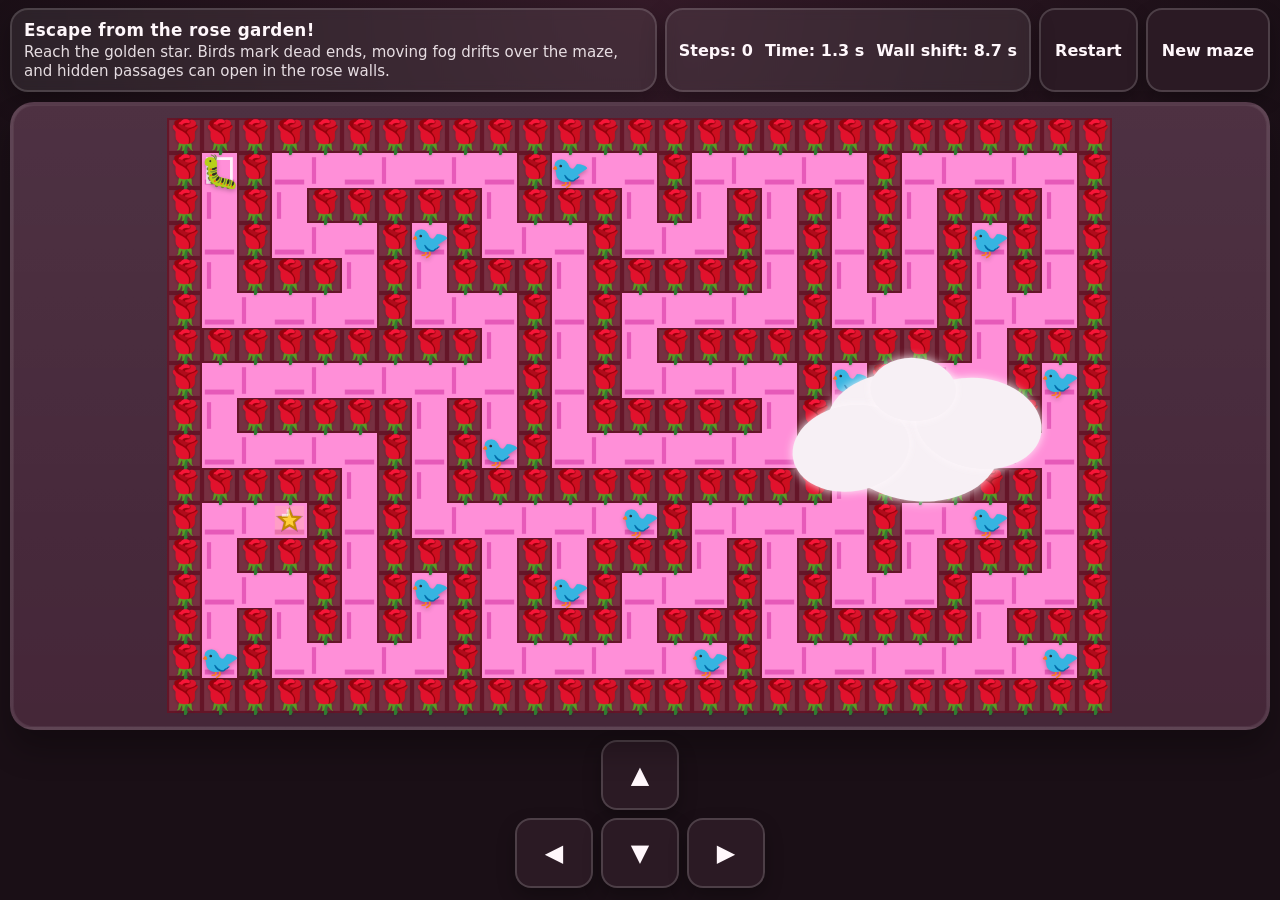
<file: escape_from_rose_garden_fog_occlusion_butterfly.html>
<!DOCTYPE html>
<html lang="en">
<head>
  <meta charset="UTF-8" />
  <meta name="viewport" content="width=device-width, initial-scale=1, maximum-scale=1, viewport-fit=cover" />
  <title>Escape from the rose garden!</title>
  <style>
    :root {
      --bg: #1a0f16;
      --panel: rgba(255,255,255,0.08);
      --panel-border: rgba(255,255,255,0.14);
      --text: #fff7fb;
      --ground: #ff8fd8;
      --ground-dark: #e65ab9;
      --wall: #ff3347;
      --wall-dark: #a1001e;
      --wall-light: #ff7a87;
      --player: #32d25a;
      --player-dark: #118b30;
      --npc: #a1a7b0;
      --npc-dark: #5f646b;
      --eye: #43a3ff;
      --finish: #ffcf3b;
      --finish-dark: #c58b00;
      --button: #2b1a24;
      --button-border: rgba(255,255,255,0.16);
      --shadow: rgba(0,0,0,0.28);
    }

    * { box-sizing: border-box; }

    html, body {
      margin: 0;
      width: 100%;
      height: 100%;
      overflow: hidden;
      background: radial-gradient(circle at top, #341a28 0%, var(--bg) 60%);
      color: var(--text);
      font-family: Inter, system-ui, -apple-system, BlinkMacSystemFont, "Segoe UI", sans-serif;
      touch-action: none;
      overscroll-behavior: none;
      user-select: none;
      -webkit-user-select: none;
    }

    button {
      border: 0;
      background: var(--button);
      color: var(--text);
      font: inherit;
    }

    #app {
      height: 100dvh;
      display: flex;
      flex-direction: column;
      gap: 10px;
      padding:
        calc(8px + env(safe-area-inset-top))
        10px
        calc(12px + env(safe-area-inset-bottom))
        10px;
    }

    #hud {
      display: flex;
      flex-wrap: wrap;
      gap: 8px;
      align-items: stretch;
      justify-content: space-between;
    }

    .panel {
      background: var(--panel);
      border: 2px solid var(--panel-border);
      border-radius: 18px;
      padding: 10px 12px;
      box-shadow: 0 10px 24px var(--shadow);
      backdrop-filter: blur(6px);
    }

    #titlePanel {
      flex: 1 1 220px;
      min-width: 0;
    }

    #titlePanel strong {
      display: block;
      font-size: 1.05rem;
      letter-spacing: 0.02em;
      margin-bottom: 2px;
    }

    #titlePanel span {
      opacity: 0.88;
      font-size: 0.94rem;
    }

    #statsPanel {
      display: flex;
      align-items: center;
      gap: 12px;
      white-space: nowrap;
      font-weight: 700;
      flex-wrap: wrap;
      justify-content: flex-end;
    }

    #hudButtons {
      display: flex;
      gap: 8px;
    }

    .hudBtn,
    .controlBtn,
    #playAgain {
      border-radius: 16px;
      border: 2px solid var(--button-border);
      box-shadow: 0 8px 18px var(--shadow);
      min-height: 48px;
      min-width: 48px;
    }

    .hudBtn {
      padding: 10px 14px;
      font-weight: 700;
    }

    #canvasWrap {
      position: relative;
      flex: 1 1 auto;
      min-height: 220px;
      border-radius: 24px;
      overflow: hidden;
      background:
        linear-gradient(180deg, rgba(255,255,255,0.05), rgba(255,255,255,0)),
        #3f2032;
      border: 3px solid rgba(255,255,255,0.12);
      box-shadow: inset 0 0 0 1px rgba(255,255,255,0.06), 0 20px 30px rgba(0,0,0,0.26);
      touch-action: none;
    }

    #game {
      display: block;
      width: 100%;
      height: 100%;
    }

    #fogCanvas {
      position: absolute;
      inset: 0;
      width: 100%;
      height: 100%;
      pointer-events: none;
      z-index: 2;
    }

    #emojiLayer {
      position: absolute;
      inset: 0;
      overflow: hidden;
      pointer-events: none;
      z-index: 1;
    }

    .emojiSprite {
      position: absolute;
      transform: translate(-50%, -50%);
      display: flex;
      align-items: center;
      justify-content: center;
      line-height: 1;
      text-rendering: optimizeLegibility;
      font-variant-emoji: emoji;
      font-family: "Apple Color Emoji", "Segoe UI Emoji", "Noto Color Emoji", "Twemoji Mozilla", sans-serif;
      user-select: none;
      -webkit-user-select: none;
      will-change: left, top, font-size;
    }

    .wallEmoji {
      filter: drop-shadow(0 1px 1px rgba(0,0,0,0.18));
    }

    .entityEmoji {
      filter: drop-shadow(0 2px 2px rgba(0,0,0,0.24));
    }

    #message {
      position: absolute;
      inset: 0;
      z-index: 3;
      display: flex;
      align-items: center;
      justify-content: center;
      padding: 20px;
      opacity: 0;
      pointer-events: none;
      transition: opacity 0.22s ease;
      background: rgba(12, 5, 10, 0.15);
    }

    #message.show {
      opacity: 1;
      pointer-events: auto;
      background: rgba(12, 5, 10, 0.45);
    }

    #messageCard {
      width: min(100%, 360px);
      text-align: center;
      background: rgba(29, 13, 24, 0.92);
      border: 2px solid rgba(255,255,255,0.14);
      border-radius: 22px;
      padding: 20px 18px 18px;
      box-shadow: 0 18px 38px rgba(0,0,0,0.34);
    }

    #messageCard h2 {
      margin: 0 0 8px;
      font-size: 1.45rem;
    }

    #messageCard p {
      margin: 0 0 14px;
      line-height: 1.35;
      opacity: 0.94;
    }

    #playAgain {
      padding: 12px 16px;
      font-weight: 800;
      width: 100%;
    }

    #controls {
      display: grid;
      grid-template-columns: repeat(3, minmax(58px, 78px));
      grid-template-rows: repeat(2, minmax(54px, 70px));
      gap: 8px;
      justify-content: center;
      align-content: center;
      align-self: center;
    }

    .controlBtn {
      font-size: 1.5rem;
      font-weight: 900;
    }

    .controlBtn:active,
    .hudBtn:active,
    #playAgain:active {
      transform: translateY(1px) scale(0.99);
    }

    #upBtn { grid-column: 2; grid-row: 1; }
    #leftBtn { grid-column: 1; grid-row: 2; }
    #downBtn { grid-column: 2; grid-row: 2; }
    #rightBtn { grid-column: 3; grid-row: 2; }

    @media (max-width: 420px) {
      #statsPanel {
        width: 100%;
        justify-content: space-between;
      }

      #hudButtons {
        width: 100%;
      }

      .hudBtn {
        flex: 1;
      }
    }
  </style>
</head>
<body>
  <div id="app">
    <div id="hud">
      <div class="panel" id="titlePanel">
        <strong>Escape from the rose garden!</strong>
        <span>Reach the golden star. Birds mark dead ends, moving fog drifts over the maze, and hidden passages can open in the rose walls.</span>
      </div>
      <div class="panel" id="statsPanel" aria-live="polite">
        <span id="steps">Steps: 0</span>
        <span id="timer">Time: 0.0 s</span>
        <span id="shiftTimer">Wall shift: 10.0 s</span>
      </div>
      <div id="hudButtons">
        <button class="hudBtn" id="resetBtn" type="button">Restart</button>
        <button class="hudBtn" id="newMazeBtn" type="button">New maze</button>
      </div>
    </div>

    <div id="canvasWrap">
      <canvas id="game" aria-label="Escape from the rose garden game"></canvas>
      <div id="emojiLayer" aria-hidden="true"></div>
      <canvas id="fogCanvas" aria-hidden="true"></canvas>
      <div id="message" role="dialog" aria-modal="true" aria-live="polite">
        <div id="messageCard">
          <h2 id="messageTitle">Maze cleared</h2>
          <p id="messageText">You reached the golden star.</p>
          <button id="playAgain" type="button">Play another maze</button>
        </div>
      </div>
    </div>

    <div id="controls" aria-label="Movement controls">
      <button class="controlBtn" id="upBtn" type="button" aria-label="Move up">▲</button>
      <button class="controlBtn" id="leftBtn" type="button" aria-label="Move left">◀</button>
      <button class="controlBtn" id="downBtn" type="button" aria-label="Move down">▼</button>
      <button class="controlBtn" id="rightBtn" type="button" aria-label="Move right">▶</button>
    </div>
  </div>

  <script>
    const canvas = document.getElementById('game');
    const ctx = canvas.getContext('2d');
    const fogCanvas = document.getElementById('fogCanvas');
    const fogCtx = fogCanvas.getContext('2d');
    const wrap = document.getElementById('canvasWrap');
    const emojiLayer = document.getElementById('emojiLayer');
    const stepsEl = document.getElementById('steps');
    const timerEl = document.getElementById('timer');
    const shiftTimerEl = document.getElementById('shiftTimer');
    const resetBtn = document.getElementById('resetBtn');
    const newMazeBtn = document.getElementById('newMazeBtn');
    const playAgainBtn = document.getElementById('playAgain');
    const messageEl = document.getElementById('message');
    const messageTextEl = document.getElementById('messageText');

    const WALL_SHIFT_INTERVAL_MS = 10000;
    const WALL_OPEN_DURATION_MS = 10000;
    const MIN_FORKS_ON_ROUTE = 3;

    const css = getComputedStyle(document.documentElement);
    const COLORS = {
      ground: css.getPropertyValue('--ground').trim(),
      groundDark: css.getPropertyValue('--ground-dark').trim(),
      wall: css.getPropertyValue('--wall').trim(),
      wallDark: css.getPropertyValue('--wall-dark').trim(),
      wallLight: css.getPropertyValue('--wall-light').trim(),
      player: css.getPropertyValue('--player').trim(),
      playerDark: css.getPropertyValue('--player-dark').trim(),
      npc: css.getPropertyValue('--npc').trim(),
      npcDark: css.getPropertyValue('--npc-dark').trim(),
      eye: css.getPropertyValue('--eye').trim(),
      finish: css.getPropertyValue('--finish').trim(),
      finishDark: css.getPropertyValue('--finish-dark').trim()
    };

    const state = {
      rows: 21,
      cols: 15,
      maze: [],
      start: { r: 1, c: 1 },
      finish: { r: 1, c: 1 },
      player: { r: 1, c: 1 },
      renderPos: { r: 1, c: 1 },
      decoys: [],
      steps: 0,
      startTime: performance.now(),
      elapsed: 0,
      won: false,
      touchStart: null,
      tile: 24,
      ox: 0,
      oy: 0,
      tempOpen: null,
      nextWallShiftAt: 0,
      fogPhase: Math.random() * Math.PI * 2,
      levelId: 0,
      emojiLayerKey: '',
      metamorphStart: 0,
      showWinOverlayAt: 0,
      winOverlayShown: false
    };

    let playerEmojiEl = null;

    function randInt(max) {
      return Math.floor(Math.random() * max);
    }

    function shuffle(array) {
      for (let i = array.length - 1; i > 0; i--) {
        const j = randInt(i + 1);
        [array[i], array[j]] = [array[j], array[i]];
      }
      return array;
    }

    function getMazeSize() {
      const w = Math.max(320, wrap.clientWidth);
      const h = Math.max(220, wrap.clientHeight);
      const aspect = w / h;

      let cols = 15;
      let rows = 21;

      if (aspect > 1.25) {
        cols = 27;
        rows = 17;
      } else if (aspect > 0.9) {
        cols = 21;
        rows = 17;
      }

      return { rows, cols };
    }

    function makeGrid(rows, cols, fill = 1) {
      return Array.from({ length: rows }, () => Array(cols).fill(fill));
    }

    function generatePerfectMaze(rows, cols) {
      const maze = makeGrid(rows, cols, 1);
      const stack = [[1, 1]];
      maze[1][1] = 0;

      while (stack.length) {
        const [r, c] = stack[stack.length - 1];
        const dirs = shuffle([
          [0, 2],
          [2, 0],
          [0, -2],
          [-2, 0]
        ]);

        let carved = false;

        for (const [dr, dc] of dirs) {
          const nr = r + dr;
          const nc = c + dc;
          if (nr <= 0 || nr >= rows - 1 || nc <= 0 || nc >= cols - 1) continue;
          if (maze[nr][nc] === 0) continue;

          maze[r + dr / 2][c + dc / 2] = 0;
          maze[nr][nc] = 0;
          stack.push([nr, nc]);
          carved = true;
          break;
        }

        if (!carved) stack.pop();
      }

      return maze;
    }

    function neighborsOfPathCell(maze, r, c) {
      const dirs = [[1,0],[-1,0],[0,1],[0,-1]];
      const hits = [];
      for (const [dr, dc] of dirs) {
        const nr = r + dr;
        const nc = c + dc;
        if (nr < 0 || nr >= maze.length || nc < 0 || nc >= maze[0].length) continue;
        if (maze[nr][nc] === 0) hits.push([nr, nc]);
      }
      return hits;
    }

    function farthestCell(maze, start) {
      const rows = maze.length;
      const cols = maze[0].length;
      const dist = makeGrid(rows, cols, -1);
      const queue = [start];
      dist[start.r][start.c] = 0;
      let best = { ...start, d: 0 };

      for (let i = 0; i < queue.length; i++) {
        const { r, c } = queue[i];
        const d = dist[r][c];
        if (d > best.d) best = { r, c, d };

        for (const [nr, nc] of neighborsOfPathCell(maze, r, c)) {
          if (dist[nr][nc] !== -1) continue;
          dist[nr][nc] = d + 1;
          queue.push({ r: nr, c: nc });
        }
      }

      return { r: best.r, c: best.c };
    }

    function getPathBetween(maze, start, finish) {
      const rows = maze.length;
      const cols = maze[0].length;
      const visited = makeGrid(rows, cols, false);
      const parent = new Map();
      const queue = [start];
      visited[start.r][start.c] = true;

      for (let i = 0; i < queue.length; i++) {
        const { r, c } = queue[i];
        if (r === finish.r && c === finish.c) break;

        for (const [nr, nc] of neighborsOfPathCell(maze, r, c)) {
          if (visited[nr][nc]) continue;
          visited[nr][nc] = true;
          parent.set(`${nr},${nc}`, { r, c });
          queue.push({ r: nr, c: nc });
        }
      }

      const path = [];
      let cur = { ...finish };
      while (cur) {
        path.push(cur);
        if (cur.r === start.r && cur.c === start.c) break;
        cur = parent.get(`${cur.r},${cur.c}`);
      }

      return path.reverse();
    }

    function countForksOnPath(maze, path, start, finish) {
      let forks = 0;
      for (const cell of path) {
        if ((cell.r === start.r && cell.c === start.c) || (cell.r === finish.r && cell.c === finish.c)) continue;
        const exits = neighborsOfPathCell(maze, cell.r, cell.c).length;
        if (exits >= 3) forks += 1;
      }
      return forks;
    }

    function generateMaze(rows, cols) {
      let best = null;
      for (let attempt = 0; attempt < 180; attempt++) {
        const maze = generatePerfectMaze(rows, cols);
        const start = { r: 1, c: 1 };
        const finish = farthestCell(maze, start);
        const path = getPathBetween(maze, start, finish);
        const forksOnRoute = countForksOnPath(maze, path, start, finish);

        const candidate = { maze, start, finish, path, forksOnRoute };
        if (!best || candidate.forksOnRoute > best.forksOnRoute || candidate.path.length > best.path.length) {
          best = candidate;
        }
        if (forksOnRoute >= MIN_FORKS_ON_ROUTE) {
          return candidate;
        }
      }
      return best;
    }

    function findDeadEnds(maze, start, finish) {
      const cells = [];
      for (let r = 1; r < maze.length - 1; r++) {
        for (let c = 1; c < maze[0].length - 1; c++) {
          if (maze[r][c] !== 0) continue;
          if ((r === start.r && c === start.c) || (r === finish.r && c === finish.c)) continue;
          const exits = neighborsOfPathCell(maze, r, c).length;
          if (exits === 1) cells.push({ r, c });
        }
      }
      return cells;
    }

    function getTemporaryWallCandidates() {
      const candidates = [];
      for (let r = 1; r < state.rows - 1; r++) {
        for (let c = 1; c < state.cols - 1; c++) {
          if (state.maze[r][c] !== 1) continue;
          if (state.tempOpen && state.tempOpen.r === r && state.tempOpen.c === c) continue;

          const up = state.maze[r - 1][c] === 0;
          const down = state.maze[r + 1][c] === 0;
          const left = state.maze[r][c - 1] === 0;
          const right = state.maze[r][c + 1] === 0;

          const linksVertical = up && down;
          const linksHorizontal = left && right;
          if (!linksVertical && !linksHorizontal) continue;

          if ((r === state.start.r && c === state.start.c) || (r === state.finish.r && c === state.finish.c)) continue;

          candidates.push({ r, c });
        }
      }
      return candidates;
    }

    function openRandomWall(now = performance.now()) {
      const candidates = getTemporaryWallCandidates();
      if (!candidates.length) {
        state.nextWallShiftAt = now + WALL_SHIFT_INTERVAL_MS;
        return;
      }

      const chosen = candidates[randInt(candidates.length)];
      state.maze[chosen.r][chosen.c] = 0;
      state.tempOpen = {
        r: chosen.r,
        c: chosen.c,
        closesAt: now + WALL_OPEN_DURATION_MS
      };
      state.nextWallShiftAt = now + WALL_SHIFT_INTERVAL_MS;
    }

    function closeTemporaryWallIfDue(now = performance.now()) {
      if (!state.tempOpen) return;
      if (now < state.tempOpen.closesAt) return;

      const { r, c } = state.tempOpen;
      if (state.player.r === r && state.player.c === c) {
        state.tempOpen.closesAt = now + 800;
        return;
      }

      state.maze[r][c] = 1;
      state.tempOpen = null;
    }

    function setOverlay(show, text = '') {
      messageEl.classList.toggle('show', show);
      if (text) messageTextEl.textContent = text;
    }

    function buildLevel() {
      state.levelId += 1;
      state.emojiLayerKey = '';
      const size = getMazeSize();
      state.rows = size.rows;
      state.cols = size.cols;

      const level = generateMaze(state.rows, state.cols);
      state.maze = level.maze;
      state.start = { ...level.start };
      state.finish = { ...level.finish };
      state.decoys = findDeadEnds(state.maze, state.start, state.finish);

      restartLevel();
    }

    function restartLevel() {
      if (state.tempOpen) {
        state.maze[state.tempOpen.r][state.tempOpen.c] = 1;
      }

      state.player = { ...state.start };
      state.renderPos = { ...state.start };
      state.steps = 0;
      state.startTime = performance.now();
      state.elapsed = 0;
      state.won = false;
      state.tempOpen = null;
      state.nextWallShiftAt = state.startTime + WALL_SHIFT_INTERVAL_MS;
      state.emojiLayerKey = '';
      state.metamorphStart = 0;
      state.showWinOverlayAt = 0;
      state.winOverlayShown = false;
      setOverlay(false);
      updateHud();
    }

    function updateHud(now = performance.now()) {
      state.elapsed = state.won ? state.elapsed : (now - state.startTime) / 1000;
      stepsEl.textContent = `Steps: ${state.steps}`;
      timerEl.textContent = `Time: ${state.elapsed.toFixed(1)} s`;

      const remaining = state.won
        ? 0
        : Math.max(0, (state.nextWallShiftAt - now) / 1000);
      shiftTimerEl.textContent = `Wall shift: ${remaining.toFixed(1)} s`;
    }

    function resizeCanvas() {
      const rect = wrap.getBoundingClientRect();
      const dpr = Math.max(1, window.devicePixelRatio || 1);
      canvas.width = Math.max(1, Math.floor(rect.width * dpr));
      canvas.height = Math.max(1, Math.floor(rect.height * dpr));
      canvas.style.width = `${rect.width}px`;
      canvas.style.height = `${rect.height}px`;
      ctx.setTransform(dpr, 0, 0, dpr, 0, 0);

      fogCanvas.width = Math.max(1, Math.floor(rect.width * dpr));
      fogCanvas.height = Math.max(1, Math.floor(rect.height * dpr));
      fogCanvas.style.width = `${rect.width}px`;
      fogCanvas.style.height = `${rect.height}px`;
      fogCtx.setTransform(dpr, 0, 0, dpr, 0, 0);
    }

    function layoutBoard() {
      const w = wrap.clientWidth;
      const h = wrap.clientHeight;
      const pad = 8;
      state.tile = Math.max(10, Math.floor(Math.min((w - pad * 2) / state.cols, (h - pad * 2) / state.rows)));
      state.ox = Math.floor((w - state.tile * state.cols) / 2);
      state.oy = Math.floor((h - state.tile * state.rows) / 2);
    }

    function drawGround(x, y, size, r, c) {
      ctx.fillStyle = COLORS.ground;
      ctx.fillRect(x, y, size, size);
      ctx.fillStyle = COLORS.groundDark;
      if ((r + c) % 2 === 0) {
        ctx.fillRect(x + size * 0.08, y + size * 0.76, size * 0.84, size * 0.14);
      } else {
        ctx.fillRect(x + size * 0.14, y + size * 0.12, size * 0.12, size * 0.76);
      }

      if (state.tempOpen && state.tempOpen.r === r && state.tempOpen.c === c) {
        ctx.strokeStyle = 'rgba(255, 241, 184, 0.95)';
        ctx.lineWidth = Math.max(2, size * 0.08);
        ctx.strokeRect(x + size * 0.12, y + size * 0.12, size * 0.76, size * 0.76);
      }
    }

    function drawWall(x, y, size) {
      ctx.fillStyle = 'rgba(104, 20, 38, 0.92)';
      ctx.fillRect(x, y, size, size);
      ctx.fillStyle = 'rgba(255, 232, 242, 0.12)';
      ctx.fillRect(x + size * 0.06, y + size * 0.06, size * 0.88, size * 0.88);
    }

    function starPoints(cx, cy, outerR, innerR, spikes = 5) {
      const pts = [];
      let angle = -Math.PI / 2;
      const step = Math.PI / spikes;

      for (let i = 0; i < spikes * 2; i++) {
        const radius = i % 2 === 0 ? outerR : innerR;
        pts.push({
          x: cx + Math.cos(angle) * radius,
          y: cy + Math.sin(angle) * radius
        });
        angle += step;
      }
      return pts;
    }

    function drawStarShape(cx, cy, outerR, innerR, fill, stroke) {
      const pts = starPoints(cx, cy, outerR, innerR);
      ctx.beginPath();
      ctx.moveTo(pts[0].x, pts[0].y);
      for (let i = 1; i < pts.length; i++) {
        ctx.lineTo(pts[i].x, pts[i].y);
      }
      ctx.closePath();
      ctx.fillStyle = fill;
      ctx.fill();
      ctx.strokeStyle = stroke;
      ctx.lineWidth = Math.max(2, outerR * 0.15);
      ctx.stroke();
    }

    function drawFinish(x, y, size) {
      const cx = x + size * 0.5;
      const cy = y + size * 0.5;

      ctx.fillStyle = 'rgba(255, 226, 118, 0.18)';
      ctx.fillRect(x + size * 0.08, y + size * 0.08, size * 0.84, size * 0.84);

      drawStarShape(cx, cy, size * 0.34, size * 0.15, COLORS.finishDark, 'rgba(0,0,0,0.22)');
      drawStarShape(cx, cy, size * 0.29, size * 0.13, COLORS.finish, COLORS.finishDark);

      ctx.fillStyle = 'rgba(255,255,255,0.65)';
      ctx.fillRect(x + size * 0.42, y + size * 0.18, size * 0.08, size * 0.18);
      ctx.fillRect(x + size * 0.28, y + size * 0.31, size * 0.18, size * 0.08);
    }

    function drawEntity() {
      // Emoji entities are rendered in a DOM overlay for better mobile-browser compatibility.
    }

    function createEmojiSprite(emoji, centerX, centerY, size, className = '') {
      const el = document.createElement('span');
      el.className = `emojiSprite ${className}`.trim();
      el.textContent = emoji;
      el.style.left = `${centerX}px`;
      el.style.top = `${centerY}px`;
      el.style.width = `${size}px`;
      el.style.height = `${size}px`;
      el.style.fontSize = `${Math.max(14, size * 0.92)}px`;
      return el;
    }

    function rebuildEmojiLayer() {
      const tempKey = state.tempOpen ? `${state.tempOpen.r},${state.tempOpen.c}` : 'none';
      const key = [state.levelId, state.tile, state.ox, state.oy, tempKey].join('|');
      if (state.emojiLayerKey === key) return;

      emojiLayer.innerHTML = '';
      const frag = document.createDocumentFragment();

      for (let r = 0; r < state.rows; r++) {
        for (let c = 0; c < state.cols; c++) {
          if (state.maze[r][c] !== 1) continue;
          const centerX = state.ox + c * state.tile + state.tile * 0.5;
          const centerY = state.oy + r * state.tile + state.tile * 0.53;
          frag.appendChild(createEmojiSprite('🌹', centerX, centerY, state.tile, 'wallEmoji'));
        }
      }

      for (const npc of state.decoys) {
        const centerX = state.ox + npc.c * state.tile + state.tile * 0.5;
        const centerY = state.oy + npc.r * state.tile + state.tile * 0.53;
        frag.appendChild(createEmojiSprite('🐦', centerX, centerY, state.tile, 'entityEmoji'));
      }

      const playerX = state.ox + state.renderPos.c * state.tile + state.tile * 0.5;
      const playerY = state.oy + state.renderPos.r * state.tile + state.tile * 0.53;
      playerEmojiEl = createEmojiSprite('🐛', playerX, playerY, state.tile, 'entityEmoji');
      frag.appendChild(playerEmojiEl);

      emojiLayer.appendChild(frag);
      state.emojiLayerKey = key;
    }

    function syncPlayerEmoji(now = performance.now()) {
      if (!playerEmojiEl) return;
      playerEmojiEl.style.left = `${state.ox + state.renderPos.c * state.tile + state.tile * 0.5}px`;
      playerEmojiEl.style.top = `${state.oy + state.renderPos.r * state.tile + state.tile * 0.53}px`;
      playerEmojiEl.style.width = `${state.tile}px`;
      playerEmojiEl.style.height = `${state.tile}px`;

      const baseFont = Math.max(14, state.tile * 0.92);
      let emoji = '🐛';
      let scale = 1;
      let rotate = 0;

      if (state.won && state.metamorphStart) {
        const p = Math.min(1, Math.max(0, (now - state.metamorphStart) / 1400));
        if (p < 0.38) {
          emoji = '🐛';
          scale = 1 - p * 0.28;
          rotate = Math.sin(p * Math.PI * 8) * 8;
        } else {
          emoji = '🦋';
          const q = (p - 0.38) / 0.62;
          scale = 0.86 + Math.sin(q * Math.PI) * 0.42;
          rotate = Math.sin(q * Math.PI * 10) * 11;
        }
      }

      playerEmojiEl.textContent = emoji;
      playerEmojiEl.style.fontSize = `${baseFont * scale}px`;
      playerEmojiEl.style.transform = `translate(-50%, -50%) rotate(${rotate}deg)`;
    }

    function drawStartMarker(x, y, size) {
      ctx.strokeStyle = 'rgba(255,255,255,0.88)';
      ctx.lineWidth = Math.max(2, size * 0.08);
      ctx.strokeRect(x + size * 0.16, y + size * 0.16, size * 0.68, size * 0.68);
    }

    function drawFogBlob(cx, cy, rx, ry, rotation = 0) {
      fogCtx.save();
      fogCtx.translate(cx, cy);
      fogCtx.rotate(rotation);
      fogCtx.beginPath();
      fogCtx.ellipse(0, 0, rx, ry, 0, 0, Math.PI * 2);
      fogCtx.fillStyle = 'rgba(247, 240, 245, 1)';
      fogCtx.shadowColor = 'rgba(255, 248, 252, 0.95)';
      fogCtx.shadowBlur = Math.max(10, Math.min(rx, ry) * 0.18);
      fogCtx.fill();
      fogCtx.restore();
    }

    function drawMovingFog(now) {
      const w = wrap.clientWidth;
      const h = wrap.clientHeight;
      fogCtx.clearRect(0, 0, w, h);

      const boardW = state.tile * state.cols;
      const boardH = state.tile * state.rows;
      const t = now / 1000;
      const phase = state.fogPhase;
      const cx = state.ox + boardW * (0.18 + 0.64 * ((Math.sin(t * 0.19 + phase) + 1) / 2));
      const cy = state.oy + boardH * (0.16 + 0.66 * ((Math.cos(t * 0.15 + phase * 0.7) + 1) / 2));
      const radius = Math.max(state.tile * 2.9, Math.min(boardW, boardH) * 0.19);

      fogCtx.save();
      fogCtx.beginPath();
      fogCtx.rect(state.ox, state.oy, boardW, boardH);
      fogCtx.clip();

      drawFogBlob(cx, cy, radius * 0.78, radius * 0.56, Math.sin(t * 0.13 + phase) * 0.22);
      drawFogBlob(cx - radius * 0.55, cy + radius * 0.1, radius * 0.52, radius * 0.38, -0.18);
      drawFogBlob(cx + radius * 0.58, cy - radius * 0.12, radius * 0.56, radius * 0.4, 0.16);
      drawFogBlob(cx, cy - radius * 0.42, radius * 0.38, radius * 0.28, 0.05);

      fogCtx.restore();
    }

    function tryMove(dr, dc) {
      if (state.won) return;
      const nr = state.player.r + dr;
      const nc = state.player.c + dc;
      if (nr < 0 || nr >= state.rows || nc < 0 || nc >= state.cols) return;
      if (state.maze[nr][nc] === 1) return;

      state.player.r = nr;
      state.player.c = nc;
      state.steps += 1;

      if (nr === state.finish.r && nc === state.finish.c) {
        const now = performance.now();
        state.won = true;
        state.elapsed = (now - state.startTime) / 1000;
        state.metamorphStart = now;
        state.showWinOverlayAt = now + 1500;
        state.winOverlayShown = false;
      }

      updateHud();
    }

    function bindMoveButton(id, dr, dc) {
      const el = document.getElementById(id);
      el.addEventListener('pointerdown', (event) => {
        event.preventDefault();
        tryMove(dr, dc);
      });
    }

    function handleKey(event) {
      const key = event.key;
      if (['ArrowUp', 'ArrowDown', 'ArrowLeft', 'ArrowRight', 'w', 'a', 's', 'd', 'W', 'A', 'S', 'D'].includes(key)) {
        event.preventDefault();
      }
      if (key === 'ArrowUp' || key === 'w' || key === 'W') tryMove(-1, 0);
      if (key === 'ArrowDown' || key === 's' || key === 'S') tryMove(1, 0);
      if (key === 'ArrowLeft' || key === 'a' || key === 'A') tryMove(0, -1);
      if (key === 'ArrowRight' || key === 'd' || key === 'D') tryMove(0, 1);
    }

    wrap.addEventListener('pointerdown', (event) => {
      state.touchStart = { x: event.clientX, y: event.clientY };
    });

    wrap.addEventListener('pointerup', (event) => {
      if (!state.touchStart) return;
      const dx = event.clientX - state.touchStart.x;
      const dy = event.clientY - state.touchStart.y;
      const ax = Math.abs(dx);
      const ay = Math.abs(dy);
      const threshold = 18;

      if (Math.max(ax, ay) >= threshold) {
        if (ax > ay) {
          tryMove(0, dx > 0 ? 1 : -1);
        } else {
          tryMove(dy > 0 ? 1 : -1, 0);
        }
      }

      state.touchStart = null;
    });

    wrap.addEventListener('pointercancel', () => {
      state.touchStart = null;
    });

    function render(now) {
      resizeCanvas();
      layoutBoard();

      closeTemporaryWallIfDue(now);
      if (!state.won && now >= state.nextWallShiftAt) {
        openRandomWall(now);
      }
      updateHud(now);
      rebuildEmojiLayer();

      const w = wrap.clientWidth;
      const h = wrap.clientHeight;
      ctx.clearRect(0, 0, w, h);

      ctx.fillStyle = 'rgba(255,255,255,0.03)';
      ctx.fillRect(0, 0, w, h);

      for (let r = 0; r < state.rows; r++) {
        for (let c = 0; c < state.cols; c++) {
          const x = state.ox + c * state.tile;
          const y = state.oy + r * state.tile;

          if (state.maze[r][c] === 1) {
            drawWall(x, y, state.tile);
          } else {
            drawGround(x, y, state.tile, r, c);
          }

          if (r === state.start.r && c === state.start.c) {
            drawStartMarker(x, y, state.tile);
          }
          if (r === state.finish.r && c === state.finish.c) {
            drawFinish(x, y, state.tile);
          }
        }
      }

      state.renderPos.r += (state.player.r - state.renderPos.r) * 0.28;
      state.renderPos.c += (state.player.c - state.renderPos.c) * 0.28;
      if (Math.abs(state.player.r - state.renderPos.r) < 0.01) state.renderPos.r = state.player.r;
      if (Math.abs(state.player.c - state.renderPos.c) < 0.01) state.renderPos.c = state.player.c;

      syncPlayerEmoji(now);
      drawMovingFog(now);

      if (state.won && !state.winOverlayShown && now >= state.showWinOverlayAt) {
        state.winOverlayShown = true;
        setOverlay(true, `The caterpillar became a butterfly in ${state.steps} steps and ${state.elapsed.toFixed(1)} seconds.`);
      }

      requestAnimationFrame(render);
    }

    bindMoveButton('upBtn', -1, 0);
    bindMoveButton('leftBtn', 0, -1);
    bindMoveButton('downBtn', 1, 0);
    bindMoveButton('rightBtn', 0, 1);

    resetBtn.addEventListener('click', restartLevel);
    newMazeBtn.addEventListener('click', buildLevel);
    playAgainBtn.addEventListener('click', buildLevel);
    window.addEventListener('keydown', handleKey, { passive: false });
    window.addEventListener('resize', resizeCanvas);

    buildLevel();
    requestAnimationFrame(render);
  </script>
</body>
</html>
</file>
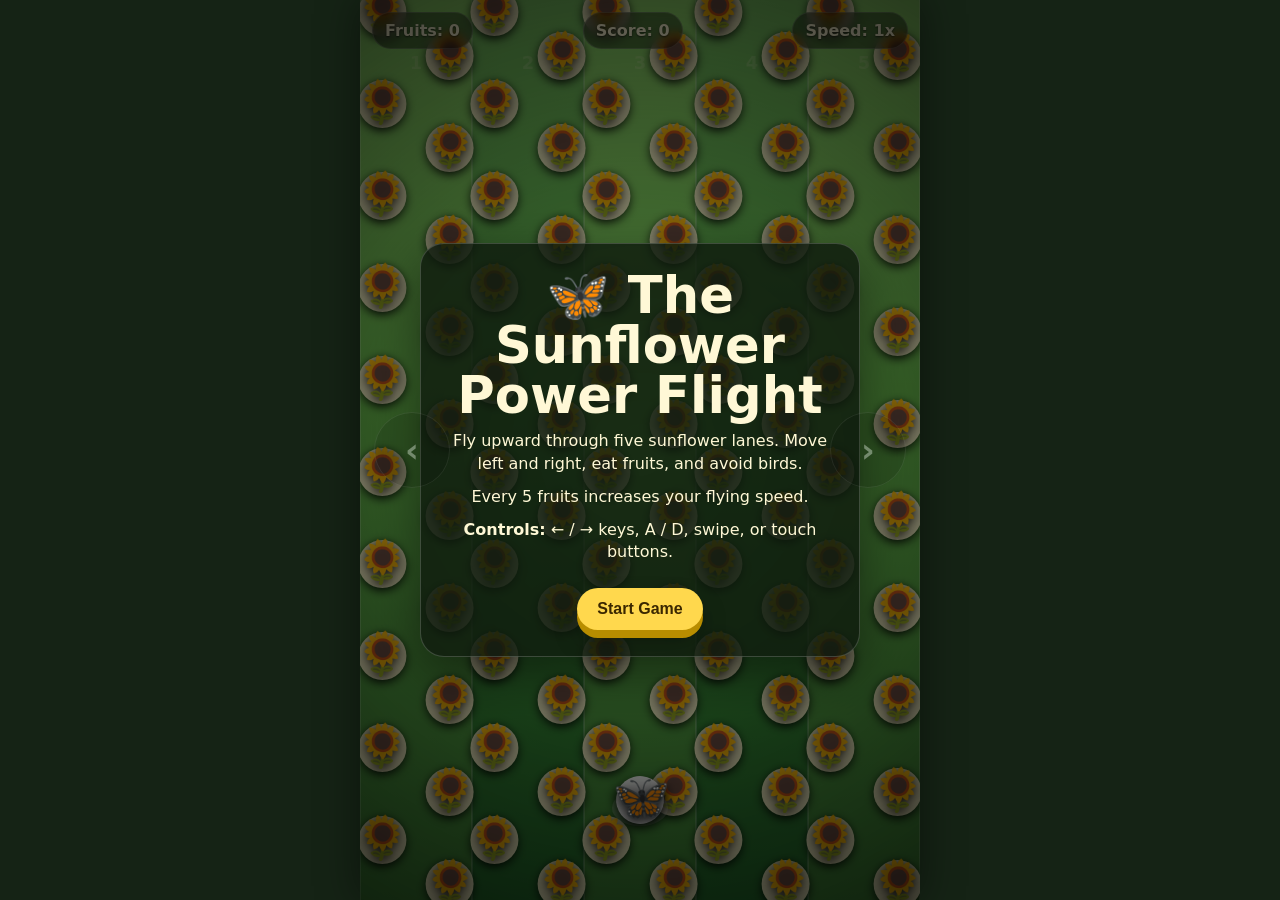
<file: the-sunflower-power-flight.html>
<!DOCTYPE html>
<html lang="en">
<head>
  <meta charset="UTF-8" />
  <meta name="viewport" content="width=device-width, initial-scale=1.0, maximum-scale=1.0, user-scalable=no" />
  <title>The Sunflower Power Flight</title>
  <style>
    :root {
      --bg: #152315;
      --panel: rgba(0, 0, 0, 0.42);
      --text: #fff8d6;
      --accent: #ffd84d;
    }

    * { box-sizing: border-box; }

    html, body {
      width: 100%;
      height: 100%;
      margin: 0;
      overflow: hidden;
      background: var(--bg);
      font-family: system-ui, -apple-system, BlinkMacSystemFont, "Segoe UI", sans-serif;
      color: var(--text);
      touch-action: none;
    }

    body {
      display: grid;
      place-items: center;
    }

    #gameShell {
      position: relative;
      width: min(100vw, 560px);
      height: 100vh;
      max-height: 980px;
      background: #2f6b2f;
      overflow: hidden;
      box-shadow: 0 0 40px rgba(0,0,0,0.45);
    }

    canvas {
      width: 100%;
      height: 100%;
      display: block;
      image-rendering: auto;
    }

    #hud {
      position: absolute;
      inset: 12px 12px auto 12px;
      display: flex;
      justify-content: space-between;
      align-items: flex-start;
      gap: 10px;
      pointer-events: none;
      z-index: 3;
    }

    .pill {
      background: var(--panel);
      border: 1px solid rgba(255,255,255,0.18);
      border-radius: 999px;
      padding: 8px 12px;
      font-weight: 800;
      text-shadow: 0 1px 2px rgba(0,0,0,0.55);
      backdrop-filter: blur(4px);
    }

    #message {
      position: absolute;
      inset: 0;
      display: grid;
      place-items: center;
      text-align: center;
      padding: 24px;
      background: radial-gradient(circle, rgba(0,0,0,0.28), rgba(0,0,0,0.72));
      z-index: 4;
    }

    #message.hidden { display: none; }

    .card {
      width: min(92%, 440px);
      padding: 26px 22px;
      border-radius: 24px;
      background: rgba(15, 28, 14, 0.82);
      border: 1px solid rgba(255,255,255,0.18);
      box-shadow: 0 18px 48px rgba(0,0,0,0.45);
    }

    .card h1 {
      margin: 0 0 10px;
      font-size: clamp(2rem, 8vw, 3.2rem);
      line-height: 0.98;
    }

    .card p {
      margin: 10px 0;
      font-size: 1rem;
      line-height: 1.42;
    }

    button {
      margin-top: 14px;
      appearance: none;
      border: 0;
      border-radius: 999px;
      padding: 12px 20px;
      background: var(--accent);
      color: #3a2700;
      font-size: 1rem;
      font-weight: 900;
      cursor: pointer;
      box-shadow: 0 8px 0 #b88d00, 0 14px 25px rgba(0,0,0,0.3);
    }

    button:active {
      transform: translateY(5px);
      box-shadow: 0 3px 0 #b88d00, 0 8px 18px rgba(0,0,0,0.25);
    }

    #touchControls {
      position: absolute;
      top: 50%;
      left: 0;
      right: 0;
      transform: translateY(-50%);
      display: flex;
      justify-content: space-between;
      padding: 0 14px;
      z-index: 5;
      pointer-events: none;
    }

    .touchBtn {
      pointer-events: auto;
      width: 76px;
      height: 76px;
      border-radius: 50%;
      border: 1px solid rgba(255,255,255,0.22);
      background: rgba(0,0,0,0.32);
      color: white;
      font-size: 2.1rem;
      font-weight: 900;
      display: grid;
      place-items: center;
      user-select: none;
      backdrop-filter: blur(4px);
    }

    @media (hover: hover) and (pointer: fine) {
      #touchControls { opacity: 0.35; }
    }
  </style>
</head>
<body>
  <main id="gameShell" aria-label="Butterfly Sunflower Racer game">
    <canvas id="gameCanvas"></canvas>

    <section id="hud">
      <div class="pill">Fruits: <span id="fruitCount">0</span></div>
      <div class="pill">Score: <span id="score">0</span></div>
      <div class="pill">Speed: <span id="speed">1</span>x</div>
    </section>

    <section id="message">
      <div class="card">
        <h1>🦋 The Sunflower Power Flight</h1>
        <p>Fly upward through five sunflower lanes. Move left and right, eat fruits, and avoid birds.</p>
        <p>Every 5 fruits increases your flying speed.</p>
        <p><strong>Controls:</strong> ← / → keys, A / D, swipe, or touch buttons.</p>
        <button id="startBtn">Start Game</button>
      </div>
    </section>

    <section id="touchControls" aria-label="Touch controls">
      <div class="touchBtn" id="leftBtn">‹</div>
      <div class="touchBtn" id="rightBtn">›</div>
    </section>
  </main>

  <script>
    (() => {
      const canvas = document.getElementById('gameCanvas');
      const ctx = canvas.getContext('2d');
      const shell = document.getElementById('gameShell');
      const message = document.getElementById('message');
      const startBtn = document.getElementById('startBtn');
      const fruitCountEl = document.getElementById('fruitCount');
      const scoreEl = document.getElementById('score');
      const speedEl = document.getElementById('speed');
      const leftBtn = document.getElementById('leftBtn');
      const rightBtn = document.getElementById('rightBtn');

      const COLS = 5;
      const PLAYER_SIZE = 46;
      const BIRD_SIZE = 48;
      const FRUIT_SIZE = 34;
      const BASE_SPEED = 180;
      const FRUITS = ['🍓', '🍒', '🍎', '🍑', '🍇', '🍊'];

      let width = 0;
      let height = 0;
      let dpr = 1;
      let colWidth = 0;
      let lastTime = 0;
      let raf = null;
      let sunflowerOffset = 0;
      let spawnTimer = 0;
      let fruitTimer = 0;
      let running = false;
      let gameOver = false;

      const keys = { left: false, right: false };

      const player = {
        x: 0,
        y: 0,
        targetX: 0,
        lane: 2,
        radius: 20,
        moveSpeed: 620
      };

      let birds = [];
      let fruits = [];
      let fruitCount = 0;
      let score = 0;
      let speedLevel = 1;

      function resize() {
        const rect = shell.getBoundingClientRect();
        dpr = Math.max(1, Math.min(2, window.devicePixelRatio || 1));
        width = Math.floor(rect.width);
        height = Math.floor(rect.height);
        canvas.width = Math.floor(width * dpr);
        canvas.height = Math.floor(height * dpr);
        canvas.style.width = width + 'px';
        canvas.style.height = height + 'px';
        ctx.setTransform(dpr, 0, 0, dpr, 0, 0);
        colWidth = width / COLS;
        player.y = height - 100;
        player.x = laneCenter(player.lane);
        player.targetX = player.x;
      }

      function laneCenter(lane) {
        return lane * colWidth + colWidth / 2;
      }

      function resetGame() {
        birds = [];
        fruits = [];
        fruitCount = 0;
        score = 0;
        speedLevel = 1;
        sunflowerOffset = 0;
        spawnTimer = 0.45;
        fruitTimer = 0.8;
        player.lane = 2;
        player.x = laneCenter(player.lane);
        player.targetX = player.x;
        player.y = height - 100;
        running = true;
        gameOver = false;
        updateHud();
        message.classList.add('hidden');
        lastTime = performance.now();
        if (raf) cancelAnimationFrame(raf);
        raf = requestAnimationFrame(loop);
      }

      function updateHud() {
        fruitCountEl.textContent = fruitCount;
        scoreEl.textContent = score;
        speedEl.textContent = speedLevel;
      }

      function currentSpeed() {
        // No speed cap: every 5 fruits permanently increases the speed level.
        return BASE_SPEED + (speedLevel - 1) * 38;
      }

      function birdGroupSize() {
        if (fruitCount >= 100) return 3;
        if (fruitCount >= 50) return 2;
        return 1;
      }

      function spawnBirdAtLane(lane, y) {
        const jitter = (Math.random() - 0.5) * colWidth * 0.16;
        birds.push({
          x: laneCenter(lane) + jitter,
          y,
          lane,
          radius: 22,
          wobble: Math.random() * Math.PI * 2,
          phase: Math.random() * 10
        });
      }

      function spawnBirdGroup() {
        const groupSize = birdGroupSize();
        const startLane = Math.floor(Math.random() * (COLS - groupSize + 1));
        const y = -BIRD_SIZE - 20;

        for (let i = 0; i < groupSize; i++) {
          spawnBirdAtLane(startLane + i, y);
        }
      }

      function spawnFruit() {
        const lane = Math.floor(Math.random() * COLS);
        const jitter = (Math.random() - 0.5) * colWidth * 0.34;
        fruits.push({
          x: laneCenter(lane) + jitter,
          y: -FRUIT_SIZE - 20,
          radius: 17,
          emoji: FRUITS[Math.floor(Math.random() * FRUITS.length)],
          spin: Math.random() * Math.PI * 2
        });
      }

      function drawBackground(dt) {
        const speed = currentSpeed();
        sunflowerOffset = (sunflowerOffset + speed * dt * 0.62) % 92;

        const skyGrad = ctx.createLinearGradient(0, 0, 0, height);
        skyGrad.addColorStop(0, '#84d46a');
        skyGrad.addColorStop(0.45, '#50a842');
        skyGrad.addColorStop(1, '#26722d');
        ctx.fillStyle = skyGrad;
        ctx.fillRect(0, 0, width, height);

        for (let c = 0; c <= COLS; c++) {
          const x = c * colWidth;
          ctx.fillStyle = c % 2 === 0 ? 'rgba(255, 246, 120, 0.10)' : 'rgba(0, 0, 0, 0.07)';
          ctx.fillRect(x, 0, colWidth, height);
          ctx.strokeStyle = 'rgba(255, 255, 255, 0.18)';
          ctx.lineWidth = 2;
          ctx.beginPath();
          ctx.moveTo(x, 0);
          ctx.lineTo(x, height);
          ctx.stroke();
        }
      }

      function drawSunflowers() {
        ctx.save();
        ctx.textAlign = 'center';
        ctx.textBaseline = 'middle';
        ctx.font = '42px "Apple Color Emoji", "Segoe UI Emoji", "Noto Color Emoji", serif';
        ctx.globalAlpha = 1;
        ctx.shadowColor = 'rgba(0, 0, 0, 0.85)';
        ctx.shadowBlur = 10;
        ctx.shadowOffsetY = 3;

        for (let y = -80 + sunflowerOffset; y < height + 80; y += 92) {
          for (let c = 0; c < COLS; c++) {
            const x1 = c * colWidth + colWidth * 0.2;
            const x2 = c * colWidth + colWidth * 0.8;

            // Opaque backing discs keep sunflowers visible above the field.
            ctx.fillStyle = 'rgba(255, 248, 204, 0.88)';
            ctx.beginPath();
            ctx.arc(x1, y, 24, 0, Math.PI * 2);
            ctx.fill();
            ctx.beginPath();
            ctx.arc(x2, y + 44, 24, 0, Math.PI * 2);
            ctx.fill();

            ctx.fillText('🌻', x1, y);
            ctx.fillText('🌻', x2, y + 44);
          }
        }
        ctx.restore();
      }

      function drawEmoji(text, x, y, size, rotation = 0) {
        ctx.save();
        ctx.translate(x, y);
        ctx.rotate(rotation);
        ctx.globalAlpha = 1;
        ctx.shadowColor = 'rgba(0, 0, 0, 0.9)';
        ctx.shadowBlur = 12;
        ctx.shadowOffsetY = 4;

        ctx.fillStyle = 'rgba(255, 255, 255, 0.92)';
        ctx.beginPath();
        ctx.arc(0, 0, size * 0.52, 0, Math.PI * 2);
        ctx.fill();

        ctx.font = `${size}px "Apple Color Emoji", "Segoe UI Emoji", "Noto Color Emoji", sans-serif`;
        ctx.textAlign = 'center';
        ctx.textBaseline = 'middle';
        ctx.fillText(text, 0, 0);
        ctx.restore();
      }

      function drawPlayer() {
        ctx.save();
        ctx.globalAlpha = 0.23;
        ctx.fillStyle = '#ffffff';
        ctx.beginPath();
        ctx.ellipse(player.x, player.y + 8, 28, 18, 0, 0, Math.PI * 2);
        ctx.fill();
        ctx.restore();

        const wingFlap = Math.sin(performance.now() / 95) * 0.12;
        drawEmoji('🦋', player.x, player.y, PLAYER_SIZE, wingFlap);
      }

      function drawBird(bird) {
        const wobble = Math.sin(performance.now() / 180 + bird.phase) * 0.12;
        drawEmoji('🐦', bird.x, bird.y, BIRD_SIZE, wobble);
      }

      function drawFruit(fruit) {
        drawEmoji(fruit.emoji, fruit.x, fruit.y, FRUIT_SIZE, Math.sin(fruit.spin) * 0.08);
      }

      function movePlayer(dt) {
        if (keys.left && !keys.right) player.targetX -= player.moveSpeed * dt;
        if (keys.right && !keys.left) player.targetX += player.moveSpeed * dt;
        player.targetX = Math.max(PLAYER_SIZE / 2, Math.min(width - PLAYER_SIZE / 2, player.targetX));

        const stiffness = 16;
        player.x += (player.targetX - player.x) * Math.min(1, stiffness * dt);
        player.lane = Math.max(0, Math.min(COLS - 1, Math.floor(player.x / colWidth)));
      }

      function updateEntities(dt) {
        const speed = currentSpeed();

        spawnTimer -= dt;
        fruitTimer -= dt;

        if (spawnTimer <= 0) {
          spawnBirdGroup();
          const baseDelay = Math.max(0.38, 1.08 - speedLevel * 0.045);
          spawnTimer = baseDelay + Math.random() * 0.62;
        }

        if (fruitTimer <= 0) {
          spawnFruit();
          fruitTimer = 0.75 + Math.random() * 1.05;
        }

        for (const bird of birds) {
          bird.y += speed * dt;
          bird.x += Math.sin(performance.now() / 420 + bird.phase) * 20 * dt;
        }
        for (const fruit of fruits) {
          fruit.y += speed * dt;
          fruit.spin += dt * 5;
        }

        birds = birds.filter(b => b.y < height + BIRD_SIZE * 2);
        fruits = fruits.filter(f => f.y < height + FRUIT_SIZE * 2);
      }

      function dist(a, b) {
        const dx = a.x - b.x;
        const dy = a.y - b.y;
        return Math.hypot(dx, dy);
      }

      function handleCollisions() {
        for (let i = fruits.length - 1; i >= 0; i--) {
          const f = fruits[i];
          if (dist(player, f) < player.radius + f.radius) {
            fruits.splice(i, 1);
            fruitCount += 1;
            score += 100 * speedLevel;
            speedLevel = 1 + Math.floor(fruitCount / 5);
            updateHud();
          }
        }

        for (const b of birds) {
          if (dist(player, b) < player.radius + b.radius - 6) {
            endGame();
            return;
          }
        }
      }

      function endGame() {
        running = false;
        gameOver = true;
        cancelAnimationFrame(raf);
        message.classList.remove('hidden');
        message.innerHTML = `
          <div class="card">
            <h1>🐦 Game Over</h1>
            <p>The bird caught and ate the butterfly.</p>
            <p><strong>Fruits eaten:</strong> ${fruitCount}</p>
            <p><strong>Final score:</strong> ${score}</p>
            <p><strong>Final speed:</strong> ${speedLevel}x</p>
            <button id="restartBtn">Race Again</button>
          </div>
        `;
        document.getElementById('restartBtn').addEventListener('click', resetGame);
      }

      function drawColumnLabels() {
        ctx.save();
        ctx.globalAlpha = 0.18;
        ctx.fillStyle = '#fffad1';
        ctx.font = '700 18px system-ui, sans-serif';
        ctx.textAlign = 'center';
        ctx.textBaseline = 'middle';
        for (let c = 0; c < COLS; c++) {
          ctx.fillText(String(c + 1), laneCenter(c), 64);
        }
        ctx.restore();
      }

      function loop(now) {
        if (!running) return;
        const dt = Math.min(0.033, (now - lastTime) / 1000 || 0);
        lastTime = now;

        drawBackground(dt);
        drawColumnLabels();
        movePlayer(dt);
        updateEntities(dt);
        handleCollisions();

        drawSunflowers();
        for (const fruit of fruits) drawFruit(fruit);
        for (const bird of birds) drawBird(bird);
        drawPlayer();

        score += Math.floor(currentSpeed() * dt * 0.15);
        scoreEl.textContent = score;

        if (running) raf = requestAnimationFrame(loop);
      }

      function tapMove(dir) {
        player.targetX = Math.max(
          PLAYER_SIZE / 2,
          Math.min(width - PLAYER_SIZE / 2, player.targetX + dir * colWidth)
        );
      }

      window.addEventListener('resize', resize);

      window.addEventListener('keydown', (e) => {
        if (e.key === 'ArrowLeft' || e.key.toLowerCase() === 'a') keys.left = true;
        if (e.key === 'ArrowRight' || e.key.toLowerCase() === 'd') keys.right = true;
        if ((e.key === 'Enter' || e.key === ' ') && !running) resetGame();
      });

      window.addEventListener('keyup', (e) => {
        if (e.key === 'ArrowLeft' || e.key.toLowerCase() === 'a') keys.left = false;
        if (e.key === 'ArrowRight' || e.key.toLowerCase() === 'd') keys.right = false;
      });

      leftBtn.addEventListener('pointerdown', (e) => { e.preventDefault(); tapMove(-1); });
      rightBtn.addEventListener('pointerdown', (e) => { e.preventDefault(); tapMove(1); });

      let touchStartX = null;
      canvas.addEventListener('pointerdown', (e) => {
        touchStartX = e.clientX;
      });
      canvas.addEventListener('pointerup', (e) => {
        if (touchStartX === null) return;
        const dx = e.clientX - touchStartX;
        if (Math.abs(dx) > 24) tapMove(dx > 0 ? 1 : -1);
        touchStartX = null;
      });

      startBtn.addEventListener('click', resetGame);

      resize();
      drawBackground(0);
      drawColumnLabels();
      drawSunflowers();
      drawPlayer();
    })();
  </script>
</body>
</html>
</file>
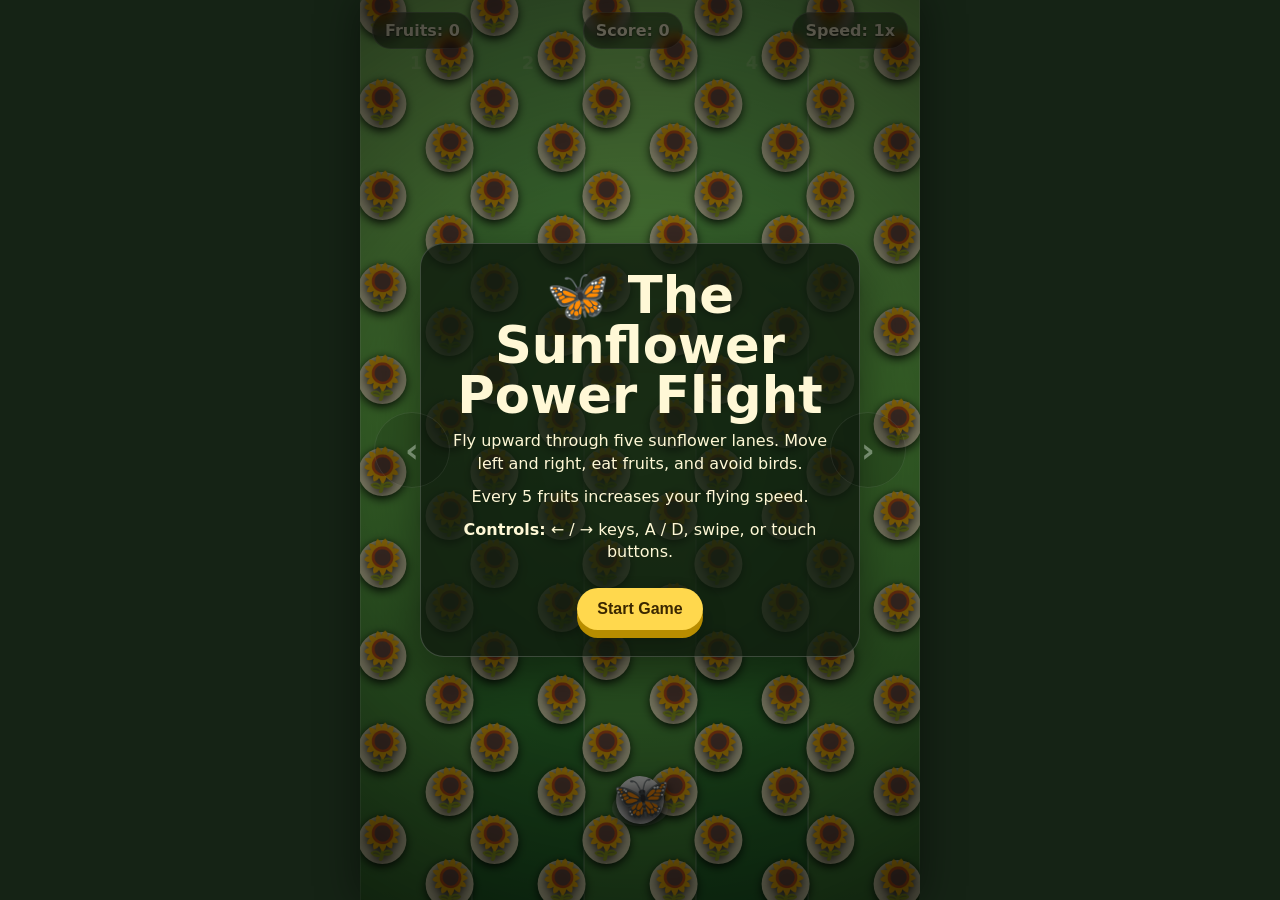
<file: the_sunflower_power_flight_grouped_birds-1.html>
<!DOCTYPE html>
<html lang="en">
<head>
  <meta charset="UTF-8" />
  <meta name="viewport" content="width=device-width, initial-scale=1.0, maximum-scale=1.0, user-scalable=no" />
  <title>The Sunflower Power Flight</title>
  <style>
    :root {
      --bg: #152315;
      --panel: rgba(0, 0, 0, 0.42);
      --text: #fff8d6;
      --accent: #ffd84d;
    }

    * { box-sizing: border-box; }

    html, body {
      width: 100%;
      height: 100%;
      margin: 0;
      overflow: hidden;
      background: var(--bg);
      font-family: system-ui, -apple-system, BlinkMacSystemFont, "Segoe UI", sans-serif;
      color: var(--text);
      touch-action: none;
    }

    body {
      display: grid;
      place-items: center;
    }

    #gameShell {
      position: relative;
      width: min(100vw, 560px);
      height: 100vh;
      max-height: 980px;
      background: #2f6b2f;
      overflow: hidden;
      box-shadow: 0 0 40px rgba(0,0,0,0.45);
    }

    canvas {
      width: 100%;
      height: 100%;
      display: block;
      image-rendering: auto;
    }

    #hud {
      position: absolute;
      inset: 12px 12px auto 12px;
      display: flex;
      justify-content: space-between;
      align-items: flex-start;
      gap: 10px;
      pointer-events: none;
      z-index: 3;
    }

    .pill {
      background: var(--panel);
      border: 1px solid rgba(255,255,255,0.18);
      border-radius: 999px;
      padding: 8px 12px;
      font-weight: 800;
      text-shadow: 0 1px 2px rgba(0,0,0,0.55);
      backdrop-filter: blur(4px);
    }

    #message {
      position: absolute;
      inset: 0;
      display: grid;
      place-items: center;
      text-align: center;
      padding: 24px;
      background: radial-gradient(circle, rgba(0,0,0,0.28), rgba(0,0,0,0.72));
      z-index: 4;
    }

    #message.hidden { display: none; }

    .card {
      width: min(92%, 440px);
      padding: 26px 22px;
      border-radius: 24px;
      background: rgba(15, 28, 14, 0.82);
      border: 1px solid rgba(255,255,255,0.18);
      box-shadow: 0 18px 48px rgba(0,0,0,0.45);
    }

    .card h1 {
      margin: 0 0 10px;
      font-size: clamp(2rem, 8vw, 3.2rem);
      line-height: 0.98;
    }

    .card p {
      margin: 10px 0;
      font-size: 1rem;
      line-height: 1.42;
    }

    button {
      margin-top: 14px;
      appearance: none;
      border: 0;
      border-radius: 999px;
      padding: 12px 20px;
      background: var(--accent);
      color: #3a2700;
      font-size: 1rem;
      font-weight: 900;
      cursor: pointer;
      box-shadow: 0 8px 0 #b88d00, 0 14px 25px rgba(0,0,0,0.3);
    }

    button:active {
      transform: translateY(5px);
      box-shadow: 0 3px 0 #b88d00, 0 8px 18px rgba(0,0,0,0.25);
    }

    #touchControls {
      position: absolute;
      top: 50%;
      left: 0;
      right: 0;
      transform: translateY(-50%);
      display: flex;
      justify-content: space-between;
      padding: 0 14px;
      z-index: 5;
      pointer-events: none;
    }

    .touchBtn {
      pointer-events: auto;
      width: 76px;
      height: 76px;
      border-radius: 50%;
      border: 1px solid rgba(255,255,255,0.22);
      background: rgba(0,0,0,0.32);
      color: white;
      font-size: 2.1rem;
      font-weight: 900;
      display: grid;
      place-items: center;
      user-select: none;
      backdrop-filter: blur(4px);
    }

    @media (hover: hover) and (pointer: fine) {
      #touchControls { opacity: 0.35; }
    }
  </style>
</head>
<body>
  <main id="gameShell" aria-label="Butterfly Sunflower Racer game">
    <canvas id="gameCanvas"></canvas>

    <section id="hud">
      <div class="pill">Fruits: <span id="fruitCount">0</span></div>
      <div class="pill">Score: <span id="score">0</span></div>
      <div class="pill">Speed: <span id="speed">1</span>x</div>
    </section>

    <section id="message">
      <div class="card">
        <h1>🦋 The Sunflower Power Flight</h1>
        <p>Fly upward through five sunflower lanes. Move left and right, eat fruits, and avoid birds.</p>
        <p>Every 5 fruits increases your flying speed.</p>
        <p><strong>Controls:</strong> ← / → keys, A / D, swipe, or touch buttons.</p>
        <button id="startBtn">Start Game</button>
      </div>
    </section>

    <section id="touchControls" aria-label="Touch controls">
      <div class="touchBtn" id="leftBtn">‹</div>
      <div class="touchBtn" id="rightBtn">›</div>
    </section>
  </main>

  <script>
    (() => {
      const canvas = document.getElementById('gameCanvas');
      const ctx = canvas.getContext('2d');
      const shell = document.getElementById('gameShell');
      const message = document.getElementById('message');
      const startBtn = document.getElementById('startBtn');
      const fruitCountEl = document.getElementById('fruitCount');
      const scoreEl = document.getElementById('score');
      const speedEl = document.getElementById('speed');
      const leftBtn = document.getElementById('leftBtn');
      const rightBtn = document.getElementById('rightBtn');

      const COLS = 5;
      const PLAYER_SIZE = 46;
      const BIRD_SIZE = 48;
      const FRUIT_SIZE = 34;
      const BASE_SPEED = 180;
      const FRUITS = ['🍓', '🍒', '🍎', '🍑', '🍇', '🍊'];

      let width = 0;
      let height = 0;
      let dpr = 1;
      let colWidth = 0;
      let lastTime = 0;
      let raf = null;
      let sunflowerOffset = 0;
      let spawnTimer = 0;
      let fruitTimer = 0;
      let running = false;
      let gameOver = false;

      const keys = { left: false, right: false };

      const player = {
        x: 0,
        y: 0,
        targetX: 0,
        lane: 2,
        radius: 20,
        moveSpeed: 620
      };

      let birds = [];
      let fruits = [];
      let fruitCount = 0;
      let score = 0;
      let speedLevel = 1;

      function resize() {
        const rect = shell.getBoundingClientRect();
        dpr = Math.max(1, Math.min(2, window.devicePixelRatio || 1));
        width = Math.floor(rect.width);
        height = Math.floor(rect.height);
        canvas.width = Math.floor(width * dpr);
        canvas.height = Math.floor(height * dpr);
        canvas.style.width = width + 'px';
        canvas.style.height = height + 'px';
        ctx.setTransform(dpr, 0, 0, dpr, 0, 0);
        colWidth = width / COLS;
        player.y = height - 100;
        player.x = laneCenter(player.lane);
        player.targetX = player.x;
      }

      function laneCenter(lane) {
        return lane * colWidth + colWidth / 2;
      }

      function resetGame() {
        birds = [];
        fruits = [];
        fruitCount = 0;
        score = 0;
        speedLevel = 1;
        sunflowerOffset = 0;
        spawnTimer = 0.45;
        fruitTimer = 0.8;
        player.lane = 2;
        player.x = laneCenter(player.lane);
        player.targetX = player.x;
        player.y = height - 100;
        running = true;
        gameOver = false;
        updateHud();
        message.classList.add('hidden');
        lastTime = performance.now();
        if (raf) cancelAnimationFrame(raf);
        raf = requestAnimationFrame(loop);
      }

      function updateHud() {
        fruitCountEl.textContent = fruitCount;
        scoreEl.textContent = score;
        speedEl.textContent = speedLevel;
      }

      function currentSpeed() {
        // No speed cap: every 5 fruits permanently increases the speed level.
        return BASE_SPEED + (speedLevel - 1) * 38;
      }

      function birdGroupSize() {
        if (fruitCount >= 100) return 3;
        if (fruitCount >= 50) return 2;
        return 1;
      }

      function spawnBirdAtLane(lane, y) {
        const jitter = (Math.random() - 0.5) * colWidth * 0.16;
        birds.push({
          x: laneCenter(lane) + jitter,
          y,
          lane,
          radius: 22,
          wobble: Math.random() * Math.PI * 2,
          phase: Math.random() * 10
        });
      }

      function spawnBirdGroup() {
        const groupSize = birdGroupSize();
        const startLane = Math.floor(Math.random() * (COLS - groupSize + 1));
        const y = -BIRD_SIZE - 20;

        for (let i = 0; i < groupSize; i++) {
          spawnBirdAtLane(startLane + i, y);
        }
      }

      function spawnFruit() {
        const lane = Math.floor(Math.random() * COLS);
        const jitter = (Math.random() - 0.5) * colWidth * 0.34;
        fruits.push({
          x: laneCenter(lane) + jitter,
          y: -FRUIT_SIZE - 20,
          radius: 17,
          emoji: FRUITS[Math.floor(Math.random() * FRUITS.length)],
          spin: Math.random() * Math.PI * 2
        });
      }

      function drawBackground(dt) {
        const speed = currentSpeed();
        sunflowerOffset = (sunflowerOffset + speed * dt * 0.62) % 92;

        const skyGrad = ctx.createLinearGradient(0, 0, 0, height);
        skyGrad.addColorStop(0, '#84d46a');
        skyGrad.addColorStop(0.45, '#50a842');
        skyGrad.addColorStop(1, '#26722d');
        ctx.fillStyle = skyGrad;
        ctx.fillRect(0, 0, width, height);

        for (let c = 0; c <= COLS; c++) {
          const x = c * colWidth;
          ctx.fillStyle = c % 2 === 0 ? 'rgba(255, 246, 120, 0.10)' : 'rgba(0, 0, 0, 0.07)';
          ctx.fillRect(x, 0, colWidth, height);
          ctx.strokeStyle = 'rgba(255, 255, 255, 0.18)';
          ctx.lineWidth = 2;
          ctx.beginPath();
          ctx.moveTo(x, 0);
          ctx.lineTo(x, height);
          ctx.stroke();
        }
      }

      function drawSunflowers() {
        ctx.save();
        ctx.textAlign = 'center';
        ctx.textBaseline = 'middle';
        ctx.font = '42px "Apple Color Emoji", "Segoe UI Emoji", "Noto Color Emoji", serif';
        ctx.globalAlpha = 1;
        ctx.shadowColor = 'rgba(0, 0, 0, 0.85)';
        ctx.shadowBlur = 10;
        ctx.shadowOffsetY = 3;

        for (let y = -80 + sunflowerOffset; y < height + 80; y += 92) {
          for (let c = 0; c < COLS; c++) {
            const x1 = c * colWidth + colWidth * 0.2;
            const x2 = c * colWidth + colWidth * 0.8;

            // Opaque backing discs keep sunflowers visible above the field.
            ctx.fillStyle = 'rgba(255, 248, 204, 0.88)';
            ctx.beginPath();
            ctx.arc(x1, y, 24, 0, Math.PI * 2);
            ctx.fill();
            ctx.beginPath();
            ctx.arc(x2, y + 44, 24, 0, Math.PI * 2);
            ctx.fill();

            ctx.fillText('🌻', x1, y);
            ctx.fillText('🌻', x2, y + 44);
          }
        }
        ctx.restore();
      }

      function drawEmoji(text, x, y, size, rotation = 0) {
        ctx.save();
        ctx.translate(x, y);
        ctx.rotate(rotation);
        ctx.globalAlpha = 1;
        ctx.shadowColor = 'rgba(0, 0, 0, 0.9)';
        ctx.shadowBlur = 12;
        ctx.shadowOffsetY = 4;

        ctx.fillStyle = 'rgba(255, 255, 255, 0.92)';
        ctx.beginPath();
        ctx.arc(0, 0, size * 0.52, 0, Math.PI * 2);
        ctx.fill();

        ctx.font = `${size}px "Apple Color Emoji", "Segoe UI Emoji", "Noto Color Emoji", sans-serif`;
        ctx.textAlign = 'center';
        ctx.textBaseline = 'middle';
        ctx.fillText(text, 0, 0);
        ctx.restore();
      }

      function drawPlayer() {
        ctx.save();
        ctx.globalAlpha = 0.23;
        ctx.fillStyle = '#ffffff';
        ctx.beginPath();
        ctx.ellipse(player.x, player.y + 8, 28, 18, 0, 0, Math.PI * 2);
        ctx.fill();
        ctx.restore();

        const wingFlap = Math.sin(performance.now() / 95) * 0.12;
        drawEmoji('🦋', player.x, player.y, PLAYER_SIZE, wingFlap);
      }

      function drawBird(bird) {
        const wobble = Math.sin(performance.now() / 180 + bird.phase) * 0.12;
        drawEmoji('🐦', bird.x, bird.y, BIRD_SIZE, wobble);
      }

      function drawFruit(fruit) {
        drawEmoji(fruit.emoji, fruit.x, fruit.y, FRUIT_SIZE, Math.sin(fruit.spin) * 0.08);
      }

      function movePlayer(dt) {
        if (keys.left && !keys.right) player.targetX -= player.moveSpeed * dt;
        if (keys.right && !keys.left) player.targetX += player.moveSpeed * dt;
        player.targetX = Math.max(PLAYER_SIZE / 2, Math.min(width - PLAYER_SIZE / 2, player.targetX));

        const stiffness = 16;
        player.x += (player.targetX - player.x) * Math.min(1, stiffness * dt);
        player.lane = Math.max(0, Math.min(COLS - 1, Math.floor(player.x / colWidth)));
      }

      function updateEntities(dt) {
        const speed = currentSpeed();

        spawnTimer -= dt;
        fruitTimer -= dt;

        if (spawnTimer <= 0) {
          spawnBirdGroup();
          const baseDelay = Math.max(0.38, 1.08 - speedLevel * 0.045);
          spawnTimer = baseDelay + Math.random() * 0.62;
        }

        if (fruitTimer <= 0) {
          spawnFruit();
          fruitTimer = 0.75 + Math.random() * 1.05;
        }

        for (const bird of birds) {
          bird.y += speed * dt;
          bird.x += Math.sin(performance.now() / 420 + bird.phase) * 20 * dt;
        }
        for (const fruit of fruits) {
          fruit.y += speed * dt;
          fruit.spin += dt * 5;
        }

        birds = birds.filter(b => b.y < height + BIRD_SIZE * 2);
        fruits = fruits.filter(f => f.y < height + FRUIT_SIZE * 2);
      }

      function dist(a, b) {
        const dx = a.x - b.x;
        const dy = a.y - b.y;
        return Math.hypot(dx, dy);
      }

      function handleCollisions() {
        for (let i = fruits.length - 1; i >= 0; i--) {
          const f = fruits[i];
          if (dist(player, f) < player.radius + f.radius) {
            fruits.splice(i, 1);
            fruitCount += 1;
            score += 100 * speedLevel;
            speedLevel = 1 + Math.floor(fruitCount / 5);
            updateHud();
          }
        }

        for (const b of birds) {
          if (dist(player, b) < player.radius + b.radius - 6) {
            endGame();
            return;
          }
        }
      }

      function endGame() {
        running = false;
        gameOver = true;
        cancelAnimationFrame(raf);
        message.classList.remove('hidden');
        message.innerHTML = `
          <div class="card">
            <h1>🐦 Game Over</h1>
            <p>The bird caught and ate the butterfly.</p>
            <p><strong>Fruits eaten:</strong> ${fruitCount}</p>
            <p><strong>Final score:</strong> ${score}</p>
            <p><strong>Final speed:</strong> ${speedLevel}x</p>
            <button id="restartBtn">Race Again</button>
          </div>
        `;
        document.getElementById('restartBtn').addEventListener('click', resetGame);
      }

      function drawColumnLabels() {
        ctx.save();
        ctx.globalAlpha = 0.18;
        ctx.fillStyle = '#fffad1';
        ctx.font = '700 18px system-ui, sans-serif';
        ctx.textAlign = 'center';
        ctx.textBaseline = 'middle';
        for (let c = 0; c < COLS; c++) {
          ctx.fillText(String(c + 1), laneCenter(c), 64);
        }
        ctx.restore();
      }

      function loop(now) {
        if (!running) return;
        const dt = Math.min(0.033, (now - lastTime) / 1000 || 0);
        lastTime = now;

        drawBackground(dt);
        drawColumnLabels();
        movePlayer(dt);
        updateEntities(dt);
        handleCollisions();

        drawSunflowers();
        for (const fruit of fruits) drawFruit(fruit);
        for (const bird of birds) drawBird(bird);
        drawPlayer();

        score += Math.floor(currentSpeed() * dt * 0.15);
        scoreEl.textContent = score;

        if (running) raf = requestAnimationFrame(loop);
      }

      function tapMove(dir) {
        player.targetX = Math.max(
          PLAYER_SIZE / 2,
          Math.min(width - PLAYER_SIZE / 2, player.targetX + dir * colWidth)
        );
      }

      window.addEventListener('resize', resize);

      window.addEventListener('keydown', (e) => {
        if (e.key === 'ArrowLeft' || e.key.toLowerCase() === 'a') keys.left = true;
        if (e.key === 'ArrowRight' || e.key.toLowerCase() === 'd') keys.right = true;
        if ((e.key === 'Enter' || e.key === ' ') && !running) resetGame();
      });

      window.addEventListener('keyup', (e) => {
        if (e.key === 'ArrowLeft' || e.key.toLowerCase() === 'a') keys.left = false;
        if (e.key === 'ArrowRight' || e.key.toLowerCase() === 'd') keys.right = false;
      });

      leftBtn.addEventListener('pointerdown', (e) => { e.preventDefault(); tapMove(-1); });
      rightBtn.addEventListener('pointerdown', (e) => { e.preventDefault(); tapMove(1); });

      let touchStartX = null;
      canvas.addEventListener('pointerdown', (e) => {
        touchStartX = e.clientX;
      });
      canvas.addEventListener('pointerup', (e) => {
        if (touchStartX === null) return;
        const dx = e.clientX - touchStartX;
        if (Math.abs(dx) > 24) tapMove(dx > 0 ? 1 : -1);
        touchStartX = null;
      });

      startBtn.addEventListener('click', resetGame);

      resize();
      drawBackground(0);
      drawColumnLabels();
      drawSunflowers();
      drawPlayer();
    })();
  </script>
</body>
</html>
</file>
